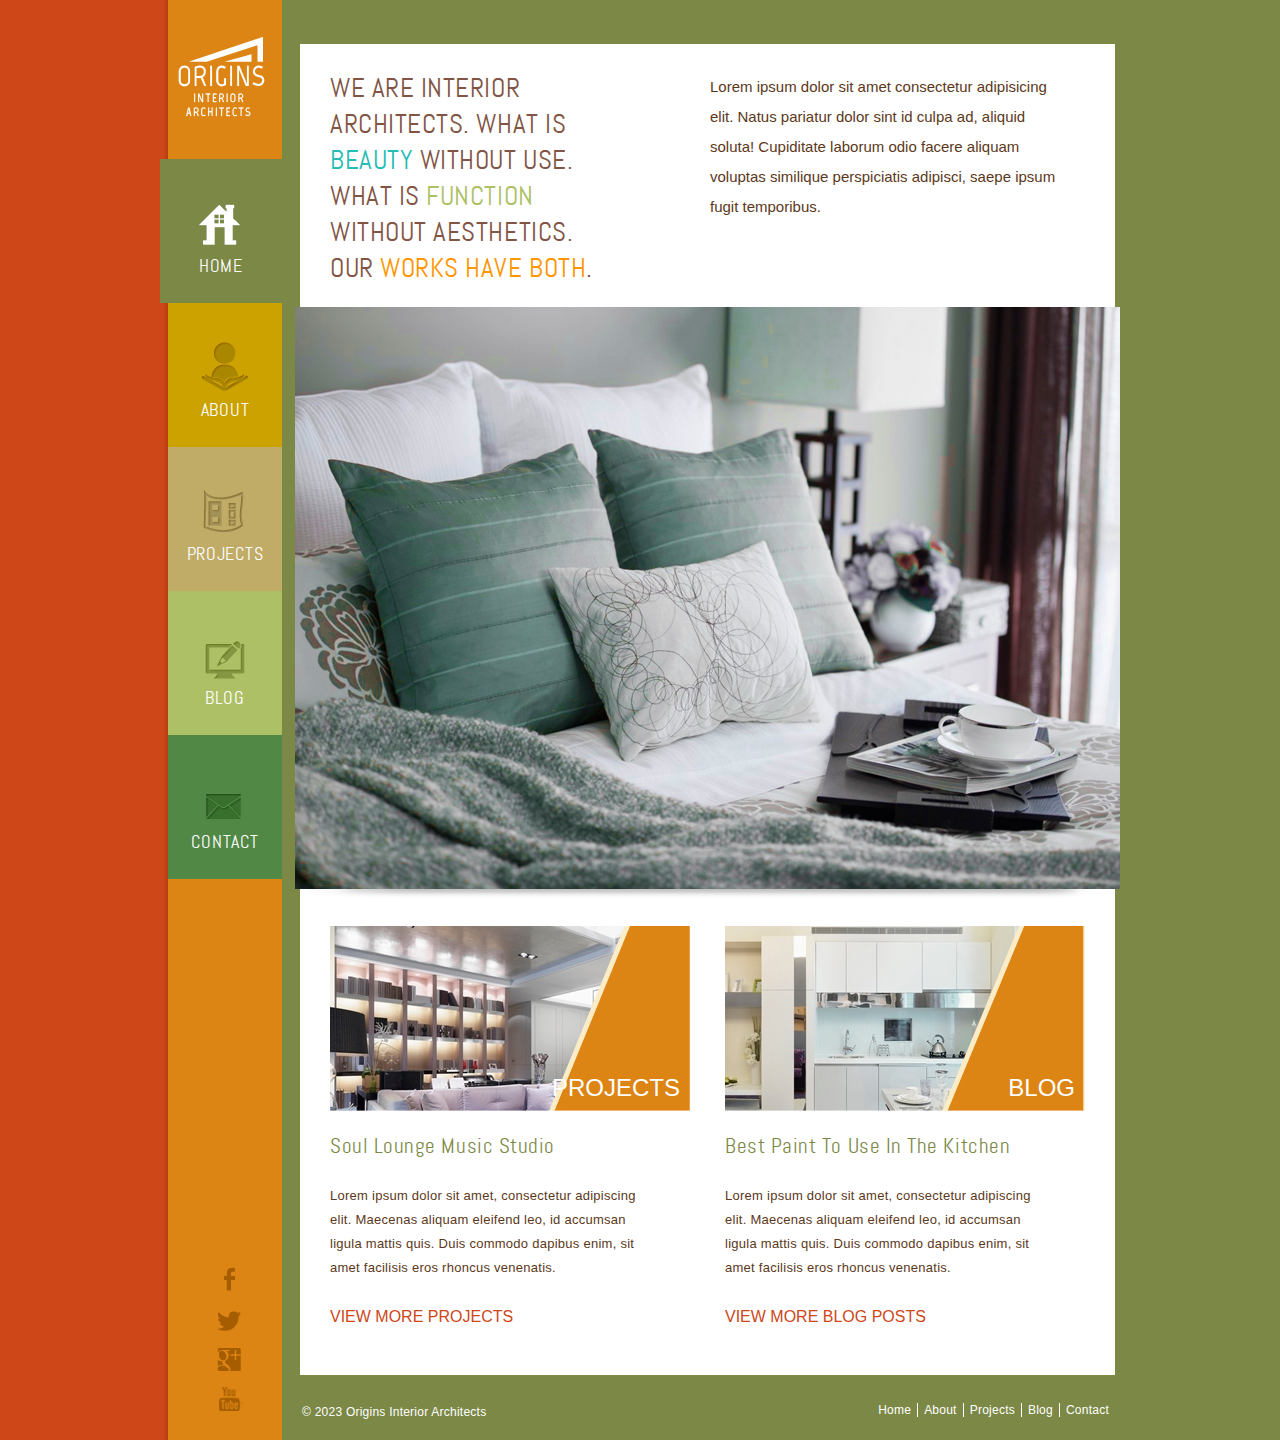
<file: index.html>
<!DOCTYPE html>
<html>

<head>
    <meta charset="UTF-8">
    <title>Origin Architects</title>
    <link rel="stylesheet" href="css/style.css" type="text/css">
    <link rel="import" href="./header.html">
</head>

<body>
    <div id="background-green">
        background
    </div>
    <div class="page">
        <div class="home-page">
            <div class="sidebar">
                <a href="index.html" id="logo"><img src="images/logo.png" alt="logo"></a>
                <ul>
                    <li class="selected home">
                        <a href="index.html">Home</a>
                    </li>
                    <li class="about">
                        <a href="about.html">About</a>
                    </li>
                    <li class="projects">
                        <a href="projects.html">Projects</a>
                    </li>
                    <li class="blog">
                        <a href="blog.html">Blog</a>
                    </li>
                    <li class="contact">
                        <a href="contact.html">Contact</a>
                    </li>
                </ul>
                <div class="connect">
                    <a href="#" id="fb">facebook</a>
                    <a href="#" id="twitter">twitter</a>
                    <a href="#" id="googleplus">google+</a>
                    <a href="#" id="youtube">youtube</a>
                </div>
            </div>
            <div class="body">
                <div class="content-home">
                    <div>
                        <h3>We are interior architects. What is <span class="beauty">beauty</span> without use. What is <span class="function">function</span> without aesthetics. our <span class="works">works have both</span>.</h3>
                        <p>
                            Lorem ipsum dolor sit amet consectetur adipisicing elit. Natus pariatur dolor sint id culpa ad, aliquid soluta! Cupiditate laborum odio facere aliquam voluptas similique perspiciatis adipisci, saepe ipsum fugit temporibus.
                        </p>
                    </div>
                    <div class="featured">
                        <img src="images/bed.jpg" alt="">
                    </div>
                    <div>
                        <ul>
                            <li>
                                <a href="projects.html"><img src="images/bg-projects.jpg" alt=""></a>
                                <h4><a href="projects.html">Projects</a></h4>
                                <h3><a href="projects.html">Soul Lounge Music Studio</a></h3>
                                <p>
                                    Lorem ipsum dolor sit amet, consectetur adipiscing elit. Maecenas aliquam eleifend leo, id accumsan ligula mattis quis. Duis commodo dapibus enim, sit amet facilisis eros rhoncus venenatis.
                                </p>
                                <a href="projects.html">View More Projects</a>
                            </li>
                            <li>
                                <a href="blog.html"><img src="images/bg-blog.jpg" alt=""></a>
                                <h4><a href="blog.html">Blog</a></h4>
                                <h3><a href="blog.html">Best Paint To Use In The Kitchen</a></h3>
                                <p>
                                    Lorem ipsum dolor sit amet, consectetur adipiscing elit. Maecenas aliquam eleifend leo, id accumsan ligula mattis quis. Duis commodo dapibus enim, sit amet facilisis eros rhoncus venenatis.
                                </p>
                                <a href="blog.html">View More Blog Posts</a>
                            </li>
                        </ul>
                    </div>
                </div>
                <div class="footer">
                    <p>
                        &#169; 2023 Origins Interior Architects
                    </p>
                    <ul>
                        <li>
                            <a href="index.html">Home</a>
                        </li>
                        <li>
                            <a href="about.html">About</a>
                        </li>
                        <li>
                            <a href="projects.html">Projects</a>
                        </li>
                        <li>
                            <a href="blog.html">Blog</a>
                        </li>
                        <li>
                            <a href="contact.html">Contact</a>
                        </li>
                    </ul>
                </div>
            </div>
        </div>
    </div>

    <script src="./js/script.js"></script>

</body>

</html>
</file>
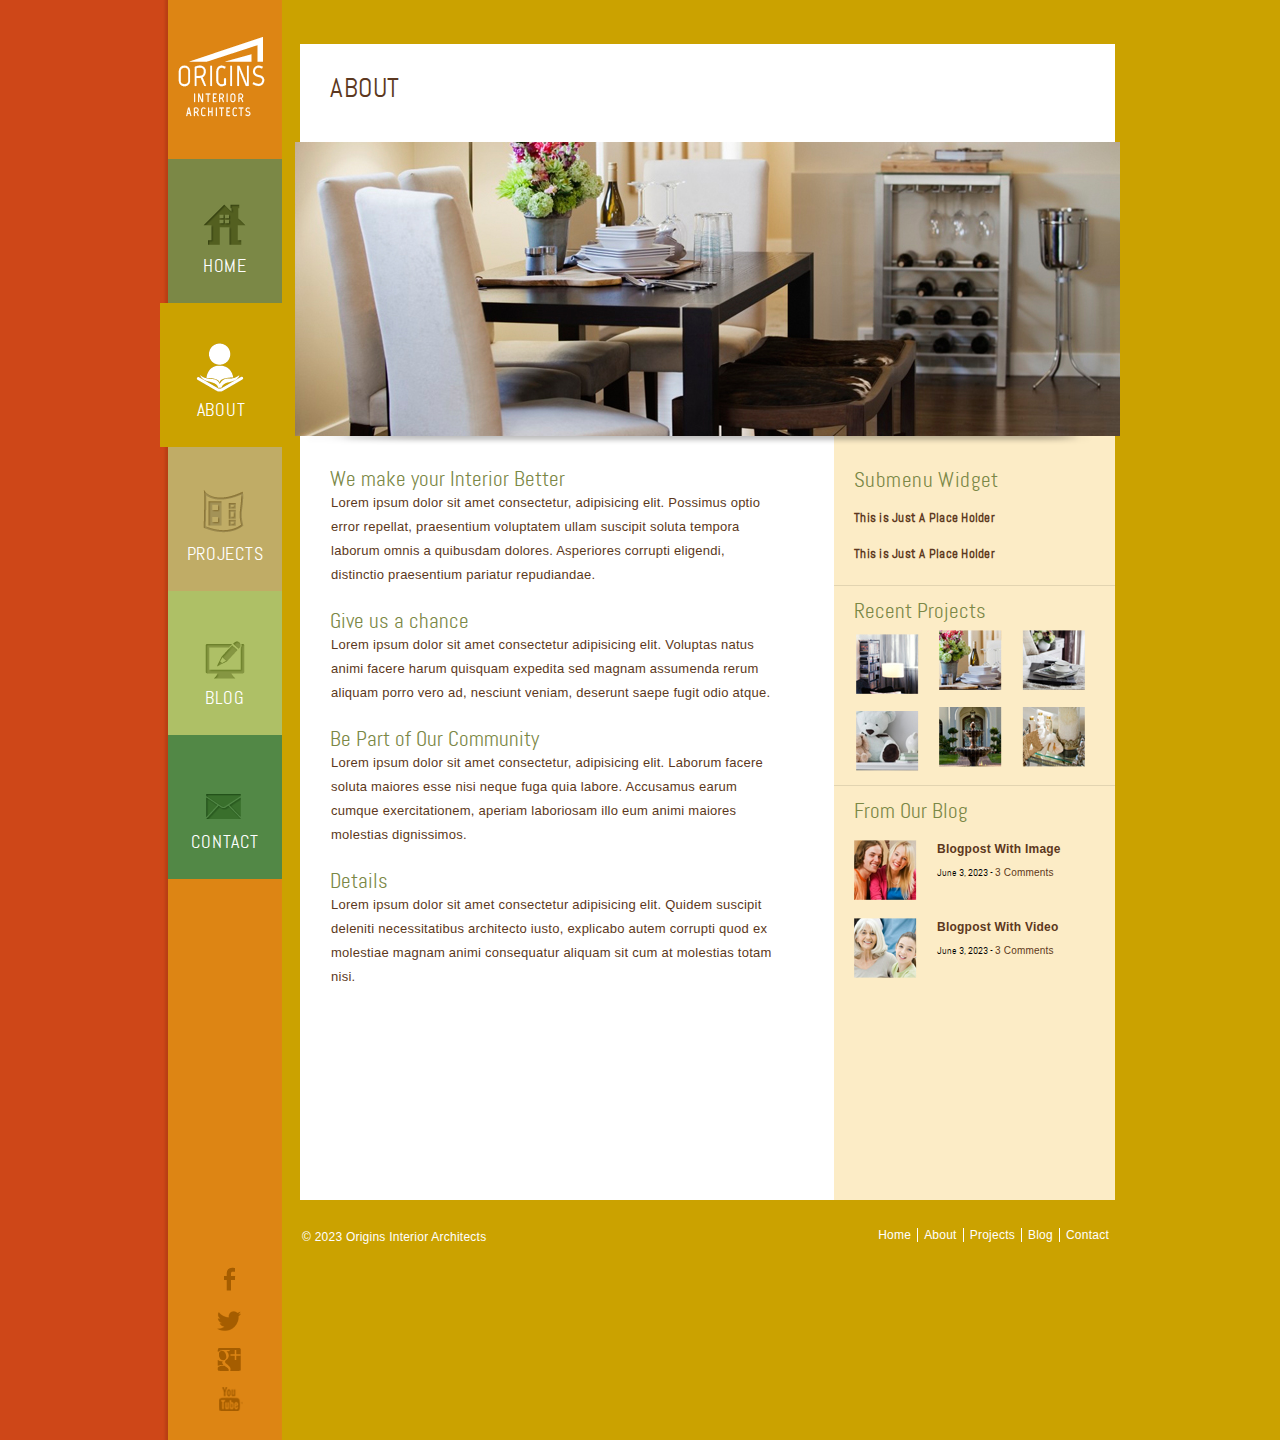
<file: about.html>
<!DOCTYPE html>
<html>

<head>
    <meta charset="UTF-8">
    <title>About - Origin Architects</title>
    <link rel="stylesheet" href="css/style.css" type="text/css">
</head>

<body>
    <div id="background-yellow">
        background
    </div>
    <div class="page">
        <div class="about-page">
            <div class="sidebar">
                <a href="index.html" id="logo"><img src="images/logo.png" alt="logo"></a>
                <ul>
                    <li class="home">
                        <a href="index.html">Home</a>
                    </li>
                    <li class="selected about">
                        <a href="about.html">About</a>
                    </li>
                    <li class="projects">
                        <a href="projects.html">Projects</a>
                    </li>
                    <li class="blog">
                        <a href="blog.html">Blog</a>
                    </li>
                    <li class="contact">
                        <a href="contact.html">Contact</a>
                    </li>
                </ul>
                <div class="connect">
                    <a href="http://freewebsitetemplates.com/go/facebook/" id="fb">facebook</a> <a href="http://freewebsitetemplates.com/go/twitter/" id="twitter">twitter</a> <a href="http://freewebsitetemplates.com/go/googleplus/" id="googleplus">google+</a>                    <a href="http://freewebsitetemplates.com/go/youtube/" id="youtube">youtube</a>
                </div>
            </div>
            <div class="body">
                <div class="content-about">
                    <div>
                        <h3>About</h3>
                    </div>
                    <div class="featured">
                        <img src="images/dining-room.jpg" alt="">
                    </div>
                    <div>
                        <div>
                            <h1>We make your Interior Better</h1>
                            <p>
                                Lorem ipsum dolor sit amet consectetur, adipisicing elit. Possimus optio error repellat, praesentium voluptatem ullam suscipit soluta tempora laborum omnis a quibusdam dolores. Asperiores corrupti eligendi, distinctio praesentium pariatur repudiandae.
                            </p>
                            <h1>Give us a chance</h1>
                            <p>
                                Lorem ipsum dolor sit amet consectetur adipisicing elit. Voluptas natus animi facere harum quisquam expedita sed magnam assumenda rerum aliquam porro vero ad, nesciunt veniam, deserunt saepe fugit odio atque.
                            </p>
                            <h1>Be Part of Our Community</h1>
                            <p>
                                Lorem ipsum dolor sit amet consectetur, adipisicing elit. Laborum facere soluta maiores esse nisi neque fuga quia labore. Accusamus earum cumque exercitationem, aperiam laboriosam illo eum animi maiores molestias dignissimos.
                            </p>
                            <h1>Details</h1>
                            <p>
                                Lorem ipsum dolor sit amet consectetur adipisicing elit. Quidem suscipit deleniti necessitatibus architecto iusto, explicabo autem corrupti quod ex molestiae magnam animi consequatur aliquam sit cum at molestias totam nisi.
                            </p>
                        </div>
                        <div class="sidebar">
                            <div>
                                <h3>Submenu Widget</h3>
                                <a href="#">This is Just A Place Holder</a> <a href="#">This is Just A Place Holder</a>
                            </div>
                            <div>
                                <h3>Recent Projects</h3>
                                <ul>
                                    <li>
                                        <a href="projects.html"><img src="images/recent-project-thumb1.jpg" alt=""></a>
                                    </li>
                                    <li>
                                        <a href="projects.html"><img src="images/recent-project-thumb2.jpg" alt=""></a>
                                    </li>
                                    <li>
                                        <a href="projects.html"><img src="images/recent-project-thumb3.jpg" alt=""></a>
                                    </li>
                                </ul>
                                <ul>
                                    <li>
                                        <a href="projects.html"><img src="images/recent-project-thumb4.jpg" alt=""></a>
                                    </li>
                                    <li>
                                        <a href="projects.html"><img src="images/recent-project-thumb5.jpg" alt=""></a>
                                    </li>
                                    <li>
                                        <a href="projects.html"><img src="images/recent-project-thumb6.jpg" alt=""></a>
                                    </li>
                                </ul>
                            </div>
                            <div class="section">
                                <h3>From Our Blog</h3>
                                <ul>
                                    <li>
                                        <a href="blog-single-with-image.html"><img src="images/blog-thumb1.jpg" alt=""></a> <a href="blog-single-with-image.html">Blogpost With Image</a> <span>June 3, 2023 - <a href="blog-single-with-image.html">3 Comments</a></span>
                                    </li>
                                    <li>
                                        <a href="blog.html"><img src="images/blog-thumb2.jpg" alt=""></a> <a href="blog.html">Blogpost With Video</a> <span>June 3, 2023 - <a href="blog.html">3 Comments</a></span>
                                    </li>
                                </ul>
                            </div>
                        </div>
                    </div>
                </div>
                <div class="footer">
                    <p>
                        &#169; 2023 Origins Interior Architects
                    </p>
                    <ul>
                        <li>
                            <a href="index.html">Home</a>
                        </li>
                        <li>
                            <a href="about.html">About</a>
                        </li>
                        <li>
                            <a href="projects.html">Projects</a>
                        </li>
                        <li>
                            <a href="blog.html">Blog</a>
                        </li>
                        <li>
                            <a href="contact.html">Contact</a>
                        </li>
                    </ul>
                </div>
            </div>
        </div>
    </div>
</body>

</html>
</file>
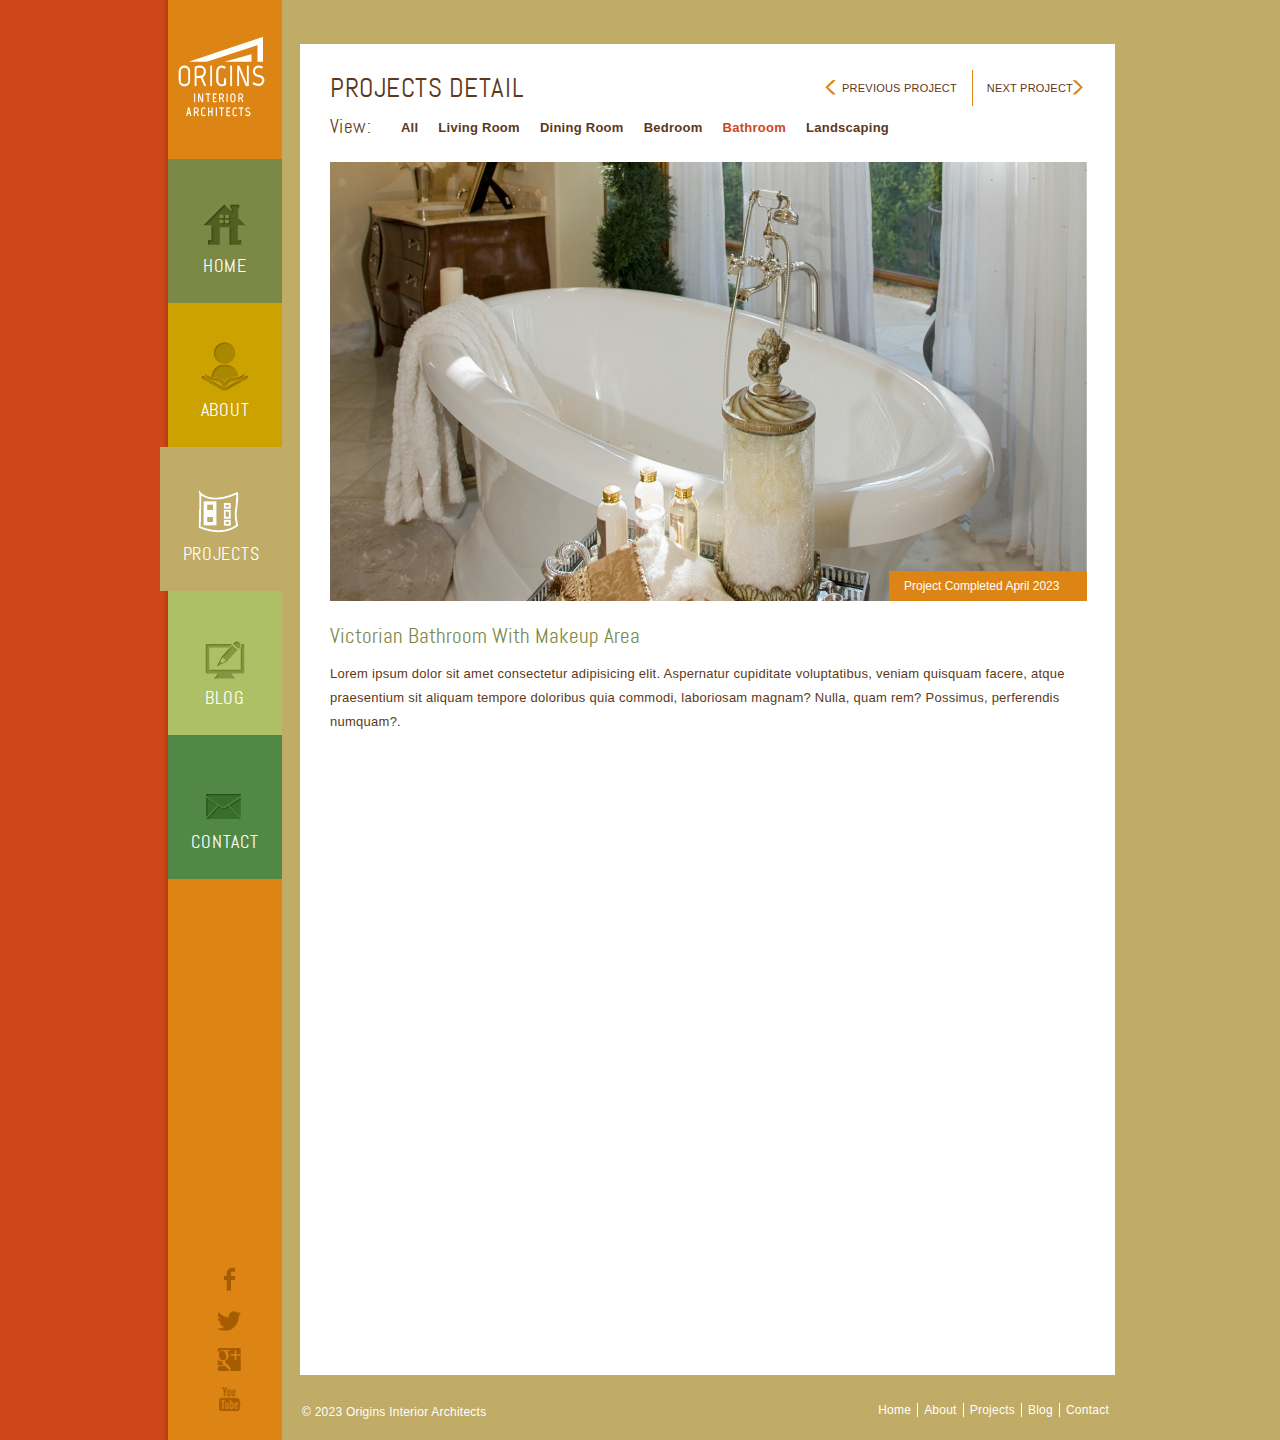
<file: bathroom.html>
<!DOCTYPE html>
<html>

<head>
    <meta charset="UTF-8">
    <title>Projects - Origin Architects</title>
    <link rel="stylesheet" href="css/style.css" type="text/css">
</head>

<body>
    <div id="background-lightyellow">
        background
    </div>
    <div class="page">
        <div class="project-page">
            <div class="sidebar">
                <a href="index.html" id="logo"><img src="images/logo.png" alt="logo"></a>
                <ul>
                    <li class="home">
                        <a href="index.html">Home</a>
                    </li>
                    <li class="about">
                        <a href="about.html">About</a>
                    </li>
                    <li class="selected projects">
                        <a href="projects.html">Projects</a>
                    </li>
                    <li class="blog">
                        <a href="blog.html">Blog</a>
                    </li>
                    <li class="contact">
                        <a href="contact.html">Contact</a>
                    </li>
                </ul>
                <div class="connect">
                    <a href="#" id="fb">facebook</a>
                    <a href="#" id="twitter">twitter</a>
                    <a href="#" id="googleplus">google+</a>
                    <a href="#" id="youtube">youtube</a>
                </div>
            </div>
            <div class="body">
                <div class="content-project">
                    <div>
                        <h3>Projects Detail</h3>
                        <div class="navigation">
                            <a href="#" id="prev">Previous Project</a> <a href="#" id="next">Next Project</a>
                        </div>
                    </div>
                    <div class="navigation">
                        <span>View:</span>
                        <ul>
                            <li>
                                <a href="projects.html">All</a>
                            </li>
                            <li>
                                <a href="living-room.html">Living Room</a>
                            </li>
                            <li>
                                <a href="dining-room.html">Dining Room</a>
                            </li>
                            <li>
                                <a href="toned-bedroom.html">Bedroom</a>
                            </li>
                            <li class="selected">
                                <a href="bathroom.html">Bathroom</a>
                            </li>
                            <li>
                                <a href="landscaping.html">Landscaping</a>
                            </li>
                        </ul>
                    </div>
                    <div class="figure">
                        <img src="images/bathtub.jpg" alt=""> <span>Project Completed April 2023</span>
                        <div>
                            <h3>Victorian Bathroom With Makeup Area</h3>
                            <p>
                                Lorem ipsum dolor sit amet consectetur adipisicing elit. Aspernatur cupiditate voluptatibus, veniam quisquam facere, atque praesentium sit aliquam tempore doloribus quia commodi, laboriosam magnam? Nulla, quam rem? Possimus, perferendis numquam?</a>.
                            </p>
                        </div>
                    </div>
                </div>
                <div class="footer">
                    <p>
                        &#169; 2023 Origins Interior Architects
                    </p>
                    <ul>
                        <li>
                            <a href="index.html">Home</a>
                        </li>
                        <li>
                            <a href="about.html">About</a>
                        </li>
                        <li>
                            <a href="projects.html">Projects</a>
                        </li>
                        <li>
                            <a href="blog.html">Blog</a>
                        </li>
                        <li>
                            <a href="contact.html">Contact</a>
                        </li>
                    </ul>
                </div>
            </div>
        </div>
    </div>
</body>

</html>
</file>
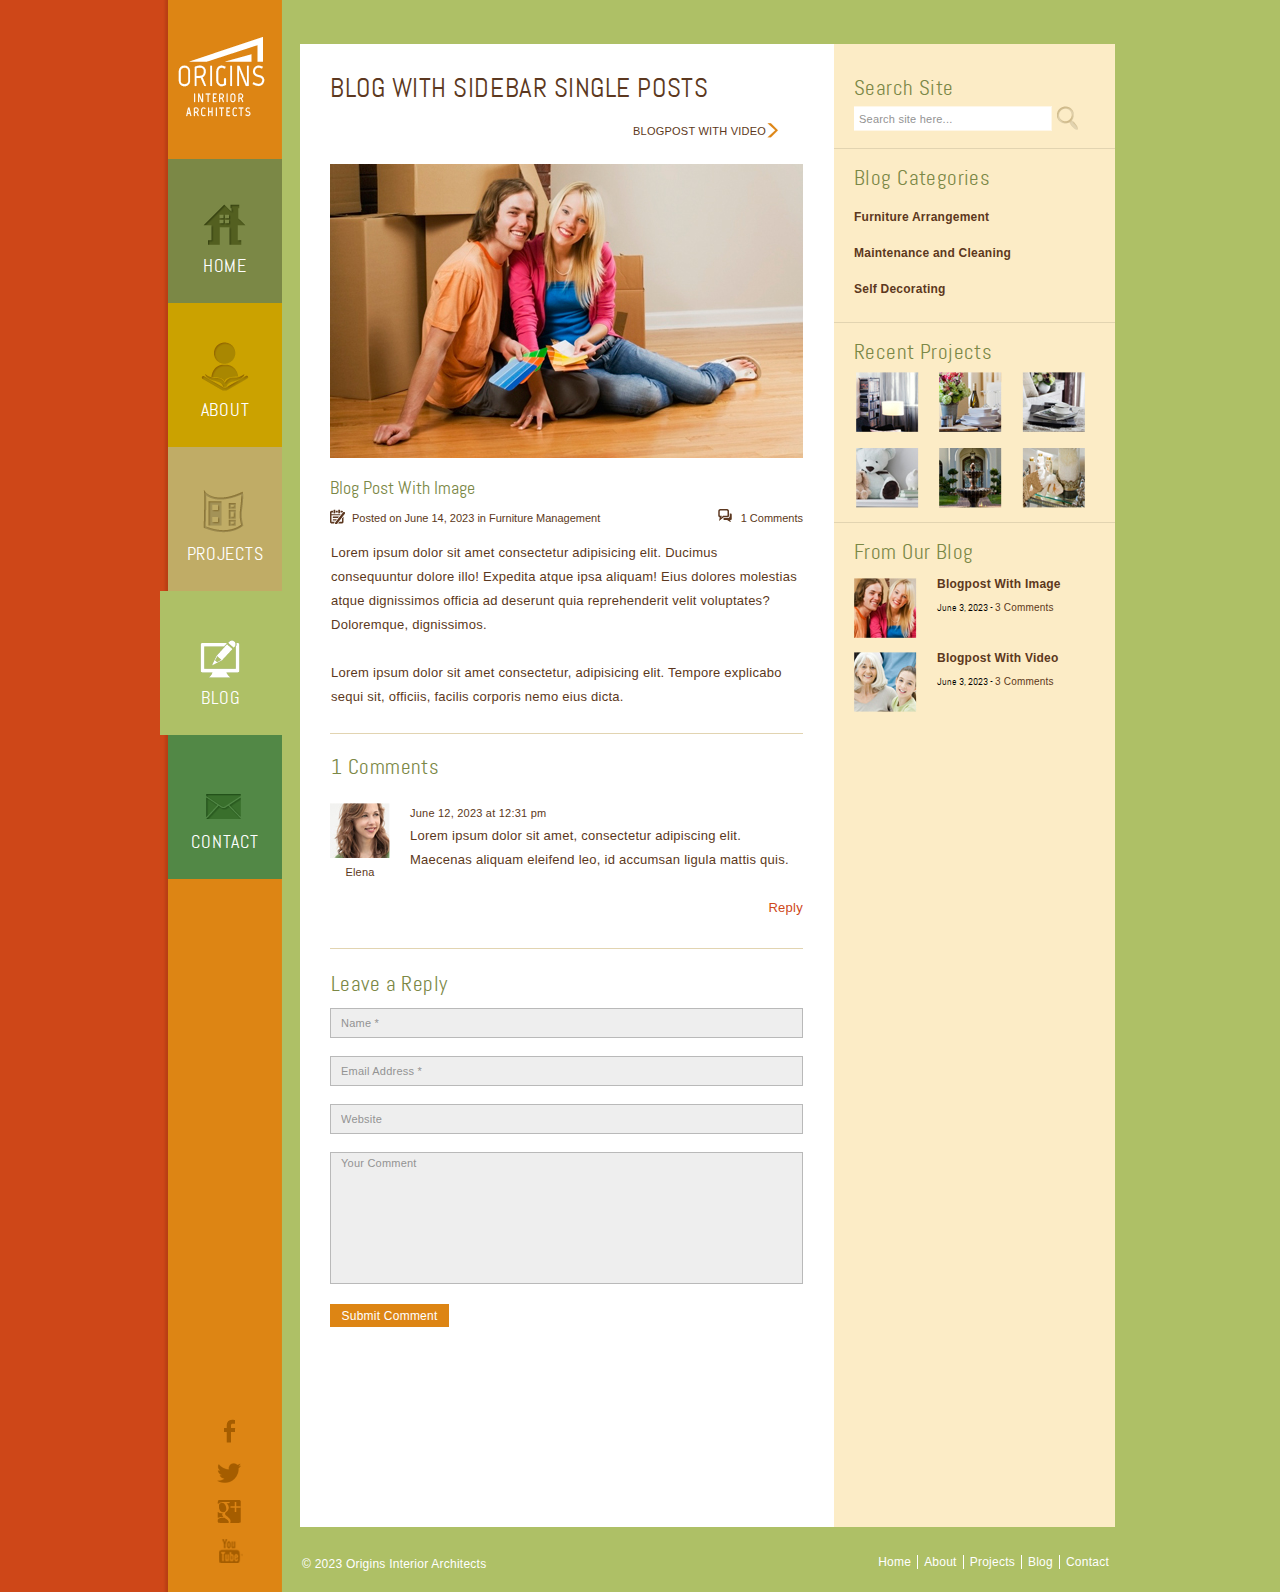
<file: blog-single-with-image.html>
<!DOCTYPE html>
<html>
<head>
	<meta charset="UTF-8">
	<title>Blog - Origin Architects </title>
	<link rel="stylesheet" href="css/style.css" type="text/css">
</head>
<body>
	<div id="background-lightgreen">
		background
	</div>
	<div class="page">
		<div class="blog-page">
			<div class="sidebar">
				<a href="index.html" id="logo"><img src="images/logo.png" alt="logo"></a>
				<ul>
					<li class="home">
						<a href="index.html">Home</a>
					</li>
					<li class="about">
						<a href="about.html">About</a>
					</li>
					<li class="projects">
						<a href="projects.html">Projects</a>
					</li>
					<li class="selected blog">
						<a href="blog.html">Blog</a>
					</li>
					<li class="contact">
						<a href="contact.html">Contact</a>
					</li>
				</ul>
				<div class="connect">
					<a href="#" id="fb">facebook</a> 
					<a href="#" id="twitter">twitter</a> 
					<a href="#" id="googleplus">google+</a> 
					<a href="#/" id="youtube">youtube</a>
				</div>
			</div>
			<div class="body">
				<div class="content-blog-single">
					<div>
						<div>
							<h3>Blog With Sidebar Single Posts</h3>
							<div class="paging">
								<a href="blog-single-with-video.html" class="next">Blogpost With Video</a>
							</div>
							<ul>
								<li>
									<img src="images/girl-and-boy.jpg" alt="">
									<h4>Blog Post With Image</h4>
									<div>
										<span>Posted on <a href="#">June 14, 2023</a> in <a href="#">Furniture Management</a></span> <span><a href="#">1 Comments</a></span>
									</div>
									<p>
										Lorem ipsum dolor sit amet consectetur adipisicing elit. Ducimus consequuntur dolore illo! Expedita atque ipsa aliquam! Eius dolores molestias atque dignissimos officia ad deserunt quia reprehenderit velit voluptates? Doloremque, dignissimos.
									</p>
									<p>
										Lorem ipsum dolor sit amet consectetur, adipisicing elit. Tempore explicabo sequi sit, officiis, facilis corporis nemo eius dicta.
									</p>
									<div class="section">
										<div>
											<h4>1 Comments</h4>
											<div>
												<img src="images/comment-thumb1.jpg" alt=""> <span>Elena</span>
											</div>
											<span>June 12, 2023 at 12:31 pm</span>
											<p>
												Lorem ipsum dolor sit amet, consectetur adipiscing elit. Maecenas aliquam eleifend leo, id accumsan ligula mattis quis.
											</p>
											<a href="#">Reply</a>
											<form action="index.html">
												<h4>Leave a Reply</h4>
												<input type="text" value="Name *" onblur="this.value=!this.value?'Name *':this.value;" onfocus="this.select()" onclick="this.value='';">
												<input type="text" value="Email Address *" onblur="this.value=!this.value?'Email Address *':this.value;" onfocus="this.select()" onclick="this.value='';">
												<input type="text" value="Website" onblur="this.value=!this.value?'Website *':this.value;" onfocus="this.select()" onclick="this.value='';">
												<textarea name="comment" id="comment" cols="30" rows="10" onblur="this.value=!this.value?'Your Comment':this.value;" onfocus="this.select()" onclick="this.value='';">Your Comment</textarea>
												<input type="submit" id="submit" value="Submit Comment">
											</form>
										</div>
									</div>
								</li>
							</ul>
						</div>
						<div class="sidebar">
							<div>
								<h3>Search Site</h3>
								<form action="index.html">
									<input type="text" value="Search site here..." onblur="this.value=!this.value?'Search site here...':this.value;" onfocus="this.select()" onclick="this.value='';">
									<input type="submit" value="">
								</form>
							</div>
							<div class="blog-categories">
								<h3>Blog Categories</h3>
								<ul>
									<li>
										<a href="#">Furniture Arrangement</a>
									</li>
									<li>
										<a href="#">Maintenance and Cleaning</a>
									</li>
									<li>
										<a href="#">Self Decorating</a>
									</li>
								</ul>
							</div>
							<div>
								<h3>Recent Projects</h3>
								<ul>
									<li>
										<a href="projects.html"><img src="images/recent-project-thumb1.jpg" alt=""></a>
									</li>
									<li>
										<a href="projects.html"><img src="images/recent-project-thumb2.jpg" alt=""></a>
									</li>
									<li>
										<a href="projects.html"><img src="images/recent-project-thumb3.jpg" alt=""></a>
									</li>
								</ul>
								<ul>
									<li>
										<a href="projects.html"><img src="images/recent-project-thumb4.jpg" alt=""></a>
									</li>
									<li>
										<a href="projects.html"><img src="images/recent-project-thumb5.jpg" alt=""></a>
									</li>
									<li>
										<a href="projects.html"><img src="images/recent-project-thumb6.jpg" alt=""></a>
									</li>
								</ul>
							</div>
							<div class="section">
								<h3>From Our Blog</h3>
								<ul>
									<li>
										<a href="blog.html"><img src="images/blog-thumb1.jpg" alt=""></a> <a href="blog.html">Blogpost With Image</a> <span>June 3, 2023 - <a href="#">3 Comments</a></span>
									</li>
									<li>
										<a href="blog.html"><img src="images/blog-thumb2.jpg" alt=""></a> <a href="blog.html">Blogpost With Video</a> <span>June 3, 2023 - <a href="#">3 Comments</a></span>
									</li>
								</ul>
							</div>
						</div>
					</div>
				</div>
				<div class="footer">
					<p>
						&#169; 2023 Origins Interior Architects
					</p>
					<ul>
						<li>
							<a href="index.html">Home</a>
						</li>
						<li>
							<a href="about.html">About</a>
						</li>
						<li>
							<a href="projects.html">Projects</a>
						</li>
						<li>
							<a href="blog.html">Blog</a>
						</li>
						<li>
							<a href="contact.html">Contact</a>
						</li>
					</ul>
				</div>
			</div>
		</div>
	</div>
</body>
</html>
</file>
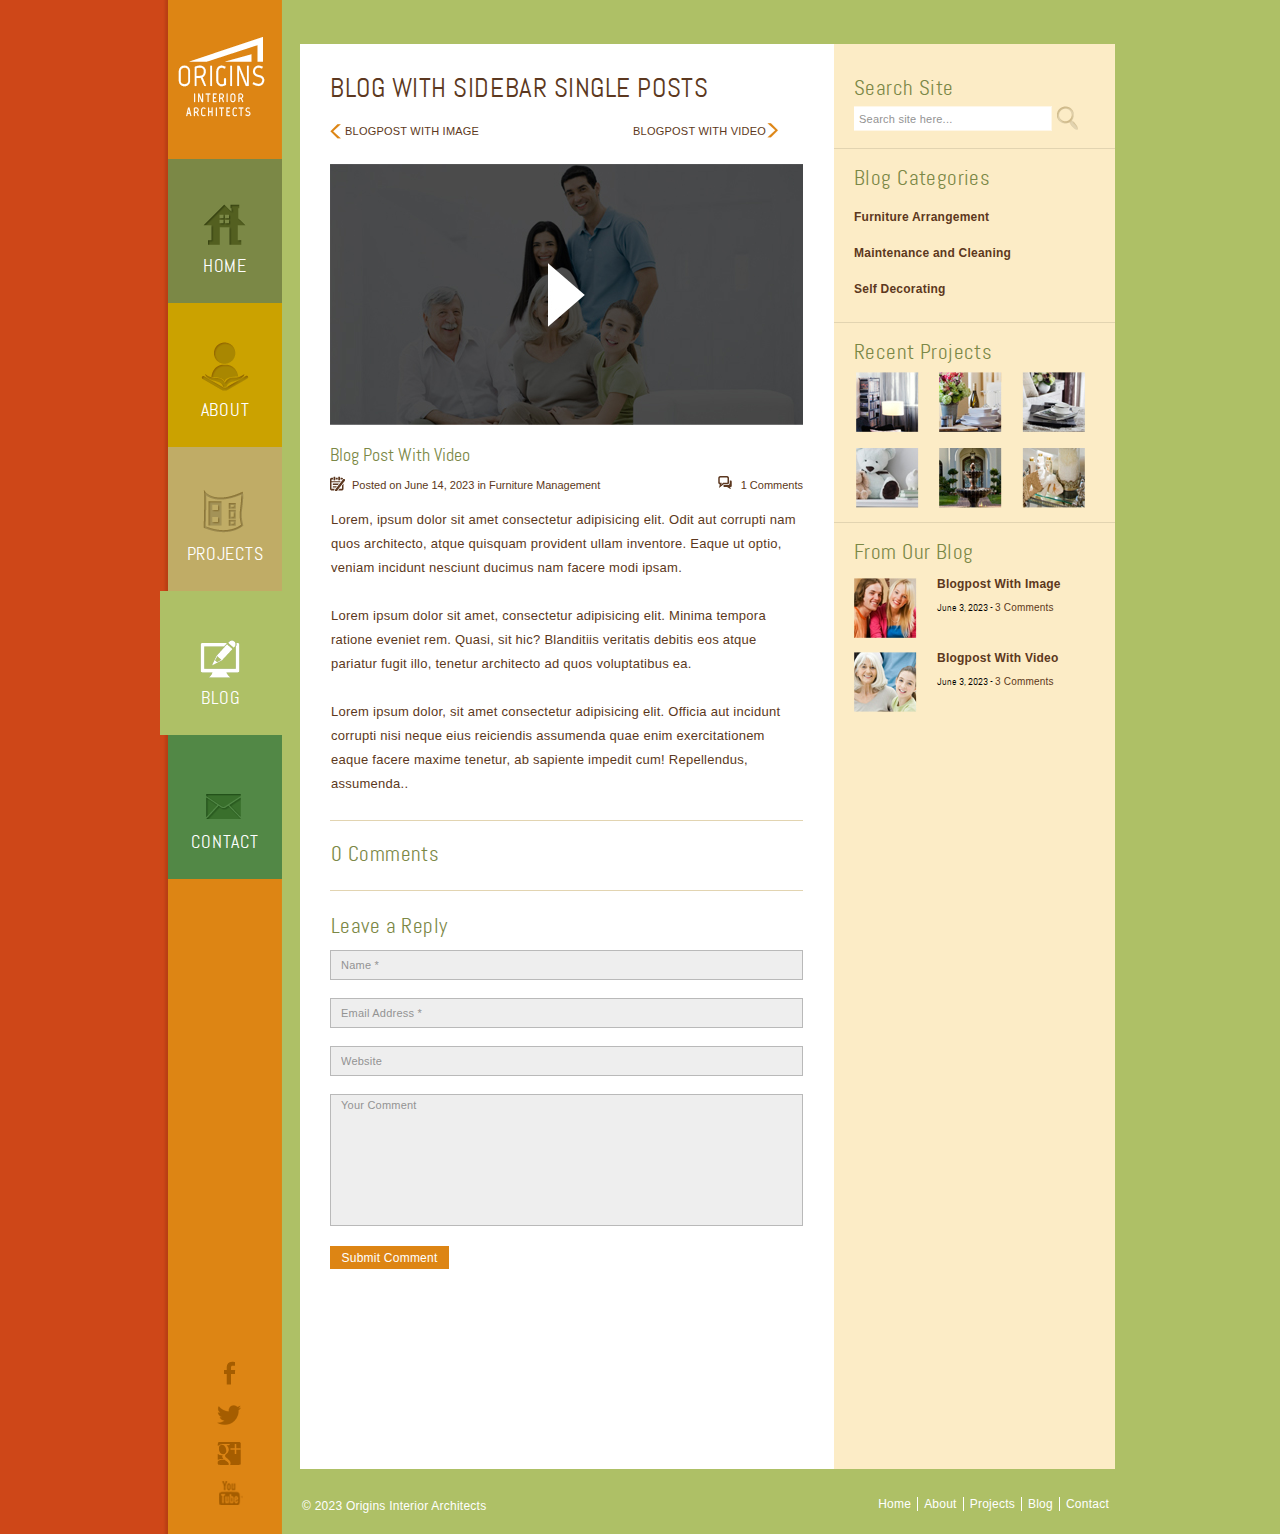
<file: blog-single-with-video.html>
<!DOCTYPE html>
<html>

<head>
    <meta charset="UTF-8">
    <title>Blog - Origin Architects </title>
    <link rel="stylesheet" href="css/style.css" type="text/css">
</head>

<body>
    <div id="background-lightgreen">
        background
    </div>
    <div class="page">
        <div class="blog-page">
            <div class="sidebar">
                <a href="index.html" id="logo"><img src="images/logo.png" alt="logo"></a>
                <ul>
                    <li class="home">
                        <a href="index.html">Home</a>
                    </li>
                    <li class="about">
                        <a href="about.html">About</a>
                    </li>
                    <li class="projects">
                        <a href="projects.html">Projects</a>
                    </li>
                    <li class="selected blog">
                        <a href="blog.html">Blog</a>
                    </li>
                    <li class="contact">
                        <a href="contact.html">Contact</a>
                    </li>
                </ul>
                <div class="connect">
                    <a href="#" id="fb">facebook</a>
                    <a href="#" id="twitter">twitter</a>
                    <a href="#" id="googleplus">google+</a>
                    <a href="#" id="youtube">youtube</a>
                </div>
            </div>
            <div class="body">
                <div class="content-blog-single">
                    <div>
                        <div>
                            <h3>Blog With Sidebar Single Posts</h3>
                            <div class="paging">
                                <a href="blog-single-with-image.html" class="prev">Blogpost With Image</a> <a href="blog-single-with-image.html" class="next">Blogpost With Video</a>
                            </div>
                            <ul>
                                <li>
                                    <img src="images/video-image.jpg" alt="">
                                    <h4>Blog Post With Video</h4>
                                    <div>
                                        <span>Posted on <a href="#">June 14, 2023</a> in <a href="#">Furniture Management</a></span> <span><a href="#">1 Comments</a></span>
                                    </div>
                                    <p>
                                        Lorem, ipsum dolor sit amet consectetur adipisicing elit. Odit aut corrupti nam quos architecto, atque quisquam provident ullam inventore. Eaque ut optio, veniam incidunt nesciunt ducimus nam facere modi ipsam.
                                    </p>
                                    <p>
                                        Lorem ipsum dolor sit amet, consectetur adipisicing elit. Minima tempora ratione eveniet rem. Quasi, sit hic? Blanditiis veritatis debitis eos atque pariatur fugit illo, tenetur architecto ad quos voluptatibus ea.
                                    </p>
                                    <p>
                                        Lorem ipsum dolor, sit amet consectetur adipisicing elit. Officia aut incidunt corrupti nisi neque eius reiciendis assumenda quae enim exercitationem eaque facere maxime tenetur, ab sapiente impedit cum! Repellendus, assumenda.</a>.
                                    </p>
                                    <div class="section">
                                        <div>
                                            <h4>0 Comments</h4>
                                            <form action="index.html">
                                                <h4>Leave a Reply</h4>
                                                <input type="text" value="Name *" onblur="this.value=!this.value?'Name *':this.value;" onfocus="this.select()" onclick="this.value='';">
                                                <input type="text" value="Email Address *" onblur="this.value=!this.value?'Email Address *':this.value;" onfocus="this.select()" onclick="this.value='';">
                                                <input type="text" value="Website" onblur="this.value=!this.value?'Website *':this.value;" onfocus="this.select()" onclick="this.value='';">
                                                <textarea name="comment" id="comment" cols="30" rows="10" onblur="this.value=!this.value?'Your Comment':this.value;" onfocus="this.select()" onclick="this.value='';">Your Comment</textarea>
                                                <input type="submit" id="submit" value="Submit Comment">
                                            </form>
                                        </div>
                                    </div>
                                </li>
                            </ul>
                        </div>
                        <div class="sidebar">
                            <div>
                                <h3>Search Site</h3>
                                <form action="index.html">
                                    <input type="text" value="Search site here..." onblur="this.value=!this.value?'Search site here...':this.value;" onfocus="this.select()" onclick="this.value='';">
                                    <input type="submit" value="">
                                </form>
                            </div>
                            <div class="blog-categories">
                                <h3>Blog Categories</h3>
                                <ul>
                                    <li>
                                        <a href="#">Furniture Arrangement</a>
                                    </li>
                                    <li>
                                        <a href="#">Maintenance and Cleaning</a>
                                    </li>
                                    <li>
                                        <a href="#">Self Decorating</a>
                                    </li>
                                </ul>
                            </div>
                            <div>
                                <h3>Recent Projects</h3>
                                <ul>
                                    <li>
                                        <a href="projects.html"><img src="images/recent-project-thumb1.jpg" alt=""></a>
                                    </li>
                                    <li>
                                        <a href="projects.html"><img src="images/recent-project-thumb2.jpg" alt=""></a>
                                    </li>
                                    <li>
                                        <a href="projects.html"><img src="images/recent-project-thumb3.jpg" alt=""></a>
                                    </li>
                                </ul>
                                <ul>
                                    <li>
                                        <a href="projects.html"><img src="images/recent-project-thumb4.jpg" alt=""></a>
                                    </li>
                                    <li>
                                        <a href="projects.html"><img src="images/recent-project-thumb5.jpg" alt=""></a>
                                    </li>
                                    <li>
                                        <a href="projects.html"><img src="images/recent-project-thumb6.jpg" alt=""></a>
                                    </li>
                                </ul>
                            </div>
                            <div class="section">
                                <h3>From Our Blog</h3>
                                <ul>
                                    <li>
                                        <a href="blog.html"><img src="images/blog-thumb1.jpg" alt=""></a> <a href="blog.html">Blogpost With Image</a> <span>June 3, 2023 - <a href="#">3 Comments</a></span>
                                    </li>
                                    <li>
                                        <a href="blog.html"><img src="images/blog-thumb2.jpg" alt=""></a> <a href="blog.html">Blogpost With Video</a> <span>June 3, 2023 - <a href="#">3 Comments</a></span>
                                    </li>
                                </ul>
                            </div>
                        </div>
                    </div>
                </div>
                <div class="footer">
                    <p>
                        &#169; 2023 Origins Interior Architects
                    </p>
                    <ul>
                        <li>
                            <a href="index.html">Home</a>
                        </li>
                        <li>
                            <a href="about.html">About</a>
                        </li>
                        <li>
                            <a href="projects.html">Projects</a>
                        </li>
                        <li>
                            <a href="blog.html">Blog</a>
                        </li>
                        <li>
                            <a href="contact.html">Contact</a>
                        </li>
                    </ul>
                </div>
            </div>
        </div>
    </div>
</body>

</html>
</file>
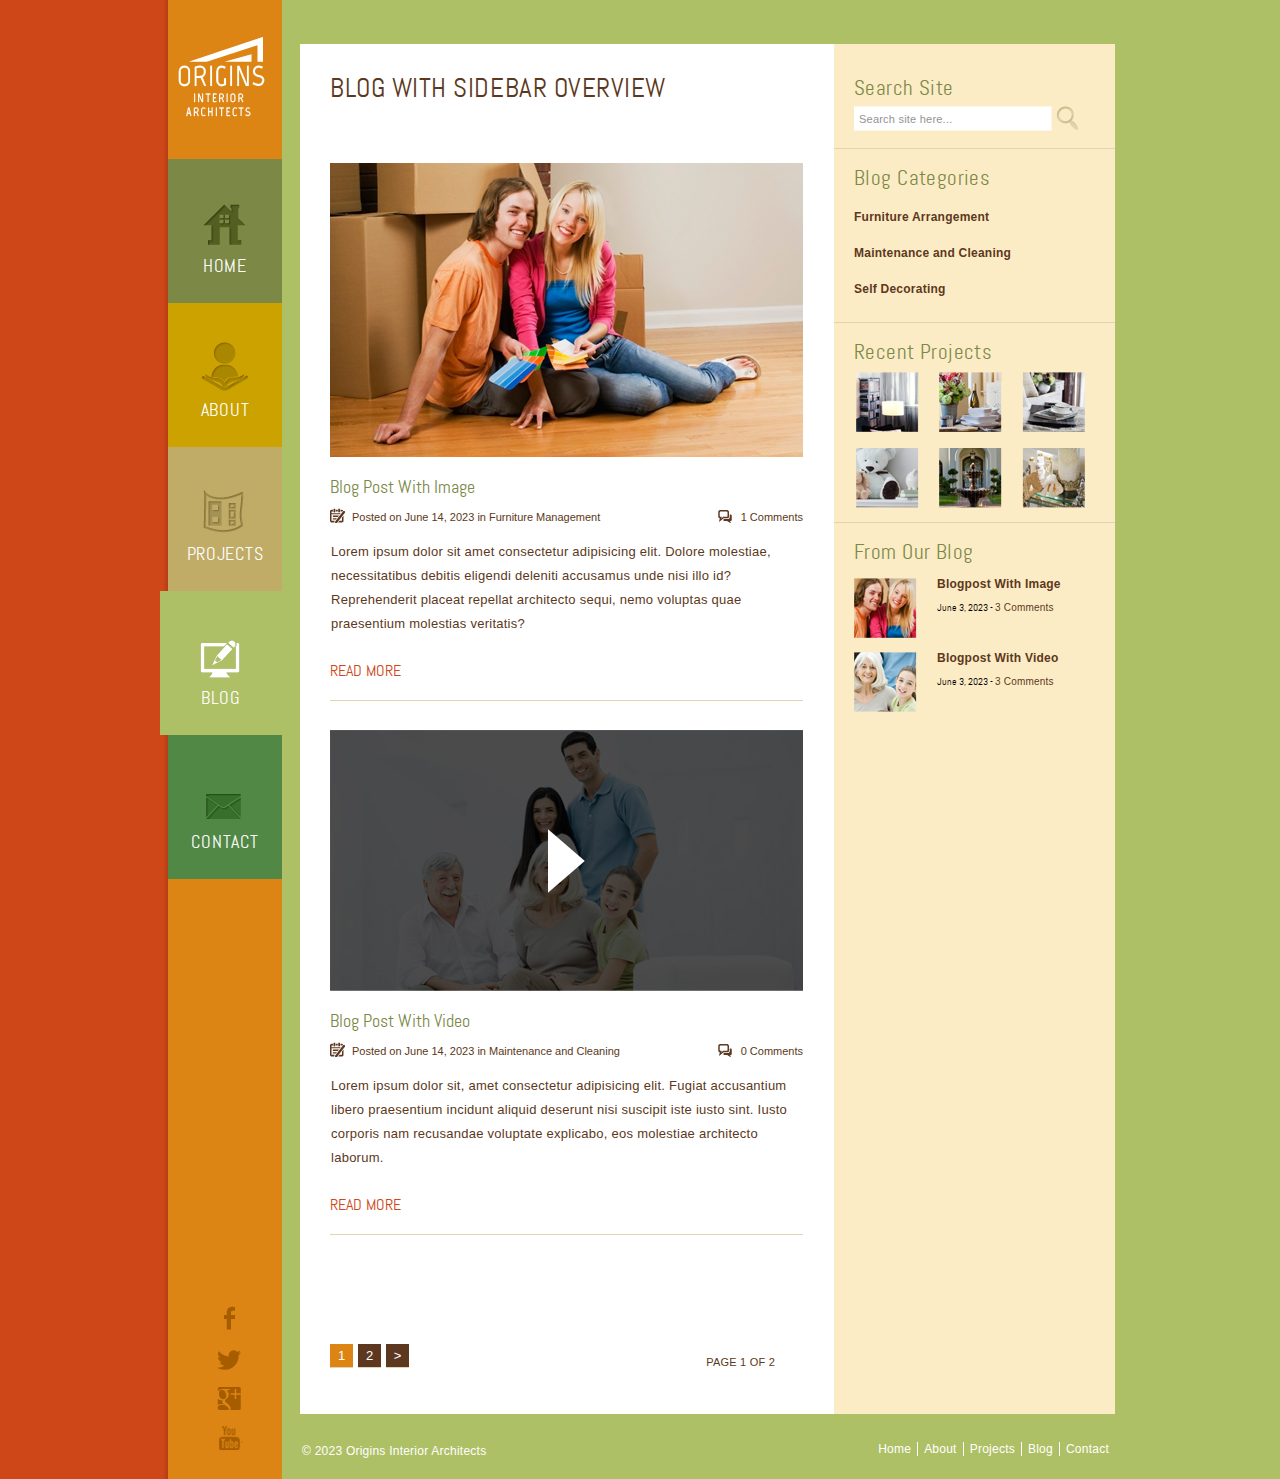
<file: blog.html>
<!DOCTYPE html>
<html>

<head>
    <meta charset="UTF-8">
    <title>Blog - Origin Architects</title>
    <link rel="stylesheet" href="css/style.css" type="text/css">
</head>

<body>
    <div id="background-lightgreen">
        background
    </div>
    <div class="page">
        <div class="blog-page">
            <div class="sidebar">
                <a href="index.html" id="logo"><img src="images/logo.png" alt="logo"></a>
                <ul>
                    <li class="home">
                        <a href="index.html">Home</a>
                    </li>
                    <li class="about">
                        <a href="about.html">About</a>
                    </li>
                    <li class="projects">
                        <a href="projects.html">Projects</a>
                    </li>
                    <li class="selected blog">
                        <a href="blog.html">Blog</a>
                    </li>
                    <li class="contact">
                        <a href="contact.html">Contact</a>
                    </li>
                </ul>
                <div class="connect">
                    <a href="#" id="fb">facebook</a>
                    <a href="#" id="twitter">twitter</a>
                    <a href="#" id="googleplus">google+</a>
                    <a href="#" id="youtube">youtube</a>
                </div>
            </div>
            <div class="body">
                <div class="content-blog">
                    <div>
                        <div>
                            <h3>Blog With Sidebar Overview</h3>
                            <ul>
                                <li>
                                    <a href="blog-single-with-image.html"><img src="images/girl-and-boy.jpg" alt=""></a>
                                    <h4><a href="blog-single-with-image.html">Blog Post With Image</a></h4>
                                    <div>
                                        <span>Posted on <a href="#">June 14, 2023</a> in <a href="#">Furniture Management</a></span> <span><a href="#">1 Comments</a></span>
                                    </div>
                                    <p>
                                        Lorem ipsum dolor sit amet consectetur adipisicing elit. Dolore molestiae, necessitatibus debitis eligendi deleniti accusamus unde nisi illo id? Reprehenderit placeat repellat architecto sequi, nemo voluptas quae praesentium molestias veritatis?
                                    </p>
                                    <a href="blog-single-with-image.html">Read More</a>
                                </li>
                                <li>
                                    <a href="blog-single-with-video.html"><img src="images/video-image.jpg" alt=""></a>
                                    <h4><a href="blog-single-with-video.html">Blog Post With Video</a></h4>
                                    <div>
                                        <span>Posted on <a href="#">June 14, 2023</a> in <a href="#">Maintenance and Cleaning</a></span> <span><a href="#">0 Comments</a></span>
                                    </div>
                                    <p>
                                        Lorem ipsum dolor sit, amet consectetur adipisicing elit. Fugiat accusantium libero praesentium incidunt aliquid deserunt nisi suscipit iste iusto sint. Iusto corporis nam recusandae voluptate explicabo, eos molestiae architecto laborum.
                                    </p>
                                    <a href="blog-single-with-video.html">Read More</a>
                                </li>
                            </ul>
                            <div class="paging">
                                <ul>
                                    <li class="selected">
                                        <a href="#">1</a>
                                    </li>
                                    <li>
                                        <a href="#">2</a>
                                    </li>
                                    <li>
                                        <a href="#">></a>
                                    </li>
                                </ul>
                                <span>Page 1 of 2</span>
                            </div>
                        </div>
                        <div class="sidebar">
                            <div>
                                <h3>Search Site</h3>
                                <form action="index.html">
                                    <input type="text" value="Search site here..." onblur="this.value=!this.value?'Search site here...':this.value;" onfocus="this.select()" onclick="this.value='';">
                                    <input type="submit" value="">
                                </form>
                            </div>
                            <div class="blog-categories">
                                <h3>Blog Categories</h3>
                                <ul>
                                    <li>
                                        <a href="#">Furniture Arrangement</a>
                                    </li>
                                    <li>
                                        <a href="#">Maintenance and Cleaning</a>
                                    </li>
                                    <li>
                                        <a href="#">Self Decorating</a>
                                    </li>
                                </ul>
                            </div>
                            <div>
                                <h3>Recent Projects</h3>
                                <ul>
                                    <li>
                                        <a href="projects.html"><img src="images/recent-project-thumb1.jpg" alt=""></a>
                                    </li>
                                    <li>
                                        <a href="projects.html"><img src="images/recent-project-thumb2.jpg" alt=""></a>
                                    </li>
                                    <li>
                                        <a href="projects.html"><img src="images/recent-project-thumb3.jpg" alt=""></a>
                                    </li>
                                </ul>
                                <ul>
                                    <li>
                                        <a href="projects.html"><img src="images/recent-project-thumb4.jpg" alt=""></a>
                                    </li>
                                    <li>
                                        <a href="projects.html"><img src="images/recent-project-thumb5.jpg" alt=""></a>
                                    </li>
                                    <li>
                                        <a href="projects.html"><img src="images/recent-project-thumb6.jpg" alt=""></a>
                                    </li>
                                </ul>
                            </div>
                            <div class="section">
                                <h3>From Our Blog</h3>
                                <ul>
                                    <li>
                                        <a href="blog.html"><img src="images/blog-thumb1.jpg" alt=""></a> <a href="blog.html">Blogpost With Image</a> <span>June 3, 2023 - <a href="#">3 Comments</a></span>
                                    </li>
                                    <li>
                                        <a href="blog.html"><img src="images/blog-thumb2.jpg" alt=""></a> <a href="blog.html">Blogpost With Video</a> <span>June 3, 2023 - <a href="#">3 Comments</a></span>
                                    </li>
                                </ul>
                            </div>
                        </div>
                    </div>
                </div>
                <div class="footer">
                    <p>
                        &#169; 2023 Origins Interior Architects
                    </p>
                    <ul>
                        <li>
                            <a href="index.html">Home</a>
                        </li>
                        <li>
                            <a href="about.html">About</a>
                        </li>
                        <li>
                            <a href="projects.html">Projects</a>
                        </li>
                        <li>
                            <a href="blog.html">Blog</a>
                        </li>
                        <li>
                            <a href="contact.html">Contact</a>
                        </li>
                    </ul>
                </div>
            </div>
        </div>
    </div>
</body>

</html>
</file>
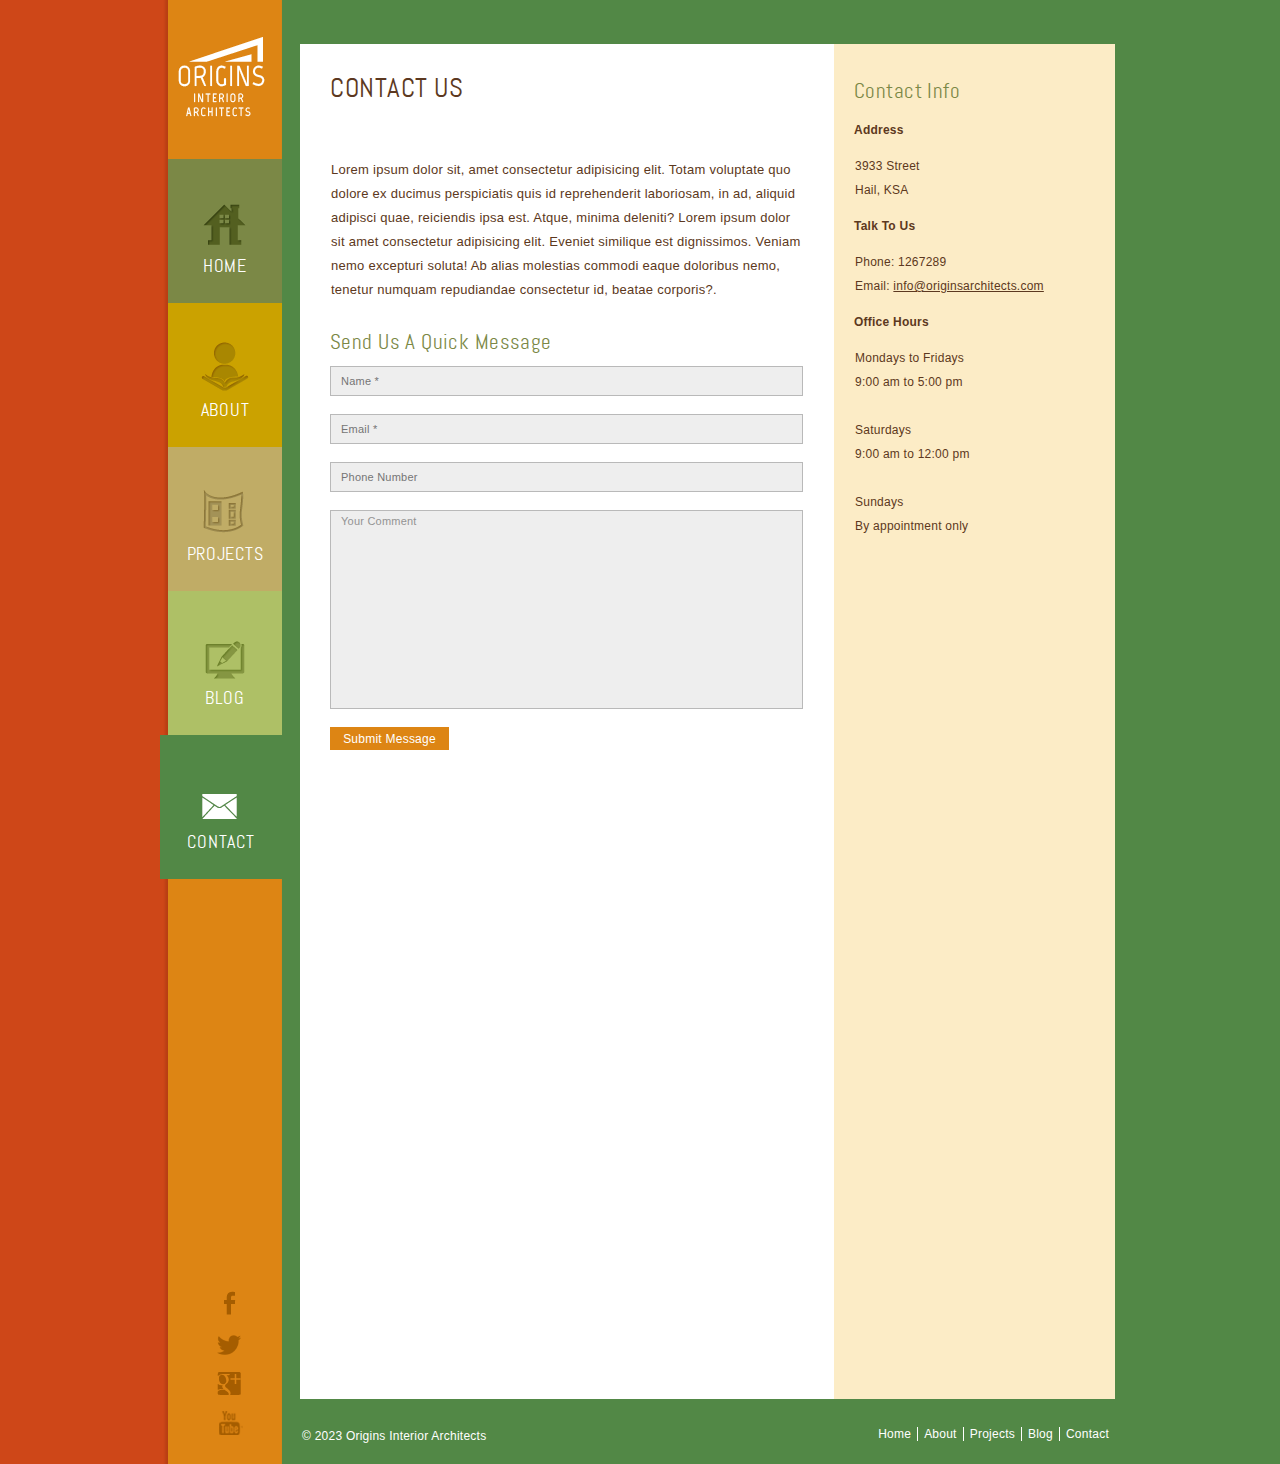
<file: contact.html>
<!DOCTYPE html>
<html>

<head>
    <meta charset="UTF-8">
    <title>Contact - Origin Architects</title>
    <link rel="stylesheet" href="css/style.css" type="text/css">

    <style>
        .content-contact div div p.error {
            font-size: 10px;
            color: red;
            margin: 0;
            margin-top: -15px;
            padding-left: 10px;
            padding-bottom: 8px;
        }
    </style>

</head>

<body>
    <div id="background-green2">
        background
    </div>
    <div class="page">
        <div class="contact-page">
            <div class="sidebar">
                <a href="index.html" id="logo"><img src="images/logo.png" alt="logo"></a>
                <ul>
                    <li class="home">
                        <a href="index.html">Home</a>
                    </li>
                    <li class="about">
                        <a href="about.html">About</a>
                    </li>
                    <li class="projects">
                        <a href="projects.html">Projects</a>
                    </li>
                    <li class="blog">
                        <a href="blog.html">Blog</a>
                    </li>
                    <li class="selected contact">
                        <a href="contact.html">Contact</a>
                    </li>
                </ul>
                <div class="connect">
                    <a href="#" id="fb">facebook</a>
                    <a href="#" id="twitter">twitter</a>
                    <a href="#" id="googleplus">google+</a>
                    <a href="#" id="youtube">youtube</a>
                </div>
            </div>
            <div class="body">
                <div class="content-contact">
                    <div>
                        <div>
                            <h3>Contact Us</h3>
                            <p>
                                Lorem ipsum dolor sit, amet consectetur adipisicing elit. Totam voluptate quo dolore ex ducimus perspiciatis quis id reprehenderit laboriosam, in ad, aliquid adipisci quae, reiciendis ipsa est. Atque, minima deleniti? Lorem ipsum dolor sit amet consectetur
                                adipisicing elit. Eveniet similique est dignissimos. Veniam nemo excepturi soluta! Ab alias molestias commodi eaque doloribus nemo, tenetur numquam repudiandae consectetur id, beatae corporis?</a>.
                            </p>
                            <form action="index.html">
                                <h4>Send Us A Quick Message</h4>
                                <input type="text" placeholder="Name *" onfocus="this.select()" required>

                                <input id="email" type="text" placeholder="Email *" onfocus="this.select()" required>

                                <input id="phone" type="text" placeholder="Phone Number" onfocus="this.select()" required>

                                <textarea name="comment" id="comment" cols="30" rows="10" placeholder="Your Comment" onfocus="this.select()" onclick="this.value='';">Your Comment</textarea>
                                <input type="submit" class="submit" value="Submit Message">
                            </form>
                        </div>
                        <div class="sidebar">
                            <h3>Contact Info</h3>
                            <span>Address</span>
                            <p>
                                3933 Street <br> Hail, KSA
                            </p>
                            <span>Talk To Us</span>
                            <p>
                                Phone: 1267289 <br> Email: <a href="@">info@originsarchitects.com</a>
                            </p>
                            <span>Office Hours</span>
                            <p>
                                Mondays to Fridays <br> 9:00 am to 5:00 pm <br><br> Saturdays <br> 9:00 am to 12:00 pm <br><br> Sundays <br> By appointment only
                            </p>
                        </div>
                    </div>
                </div>
                <div class="footer">
                    <p>
                        &#169; 2023 Origins Interior Architects
                    </p>
                    <ul>
                        <li>
                            <a href="index.html">Home</a>
                        </li>
                        <li>
                            <a href="about.html">About</a>
                        </li>
                        <li>
                            <a href="projects.html">Projects</a>
                        </li>
                        <li>
                            <a href="blog.html">Blog</a>
                        </li>
                        <li>
                            <a href="contact.html">Contact</a>
                        </li>
                    </ul>
                </div>
            </div>
        </div>
    </div>
</body>

<script src="./js/script.js"></script>

</html>
</file>
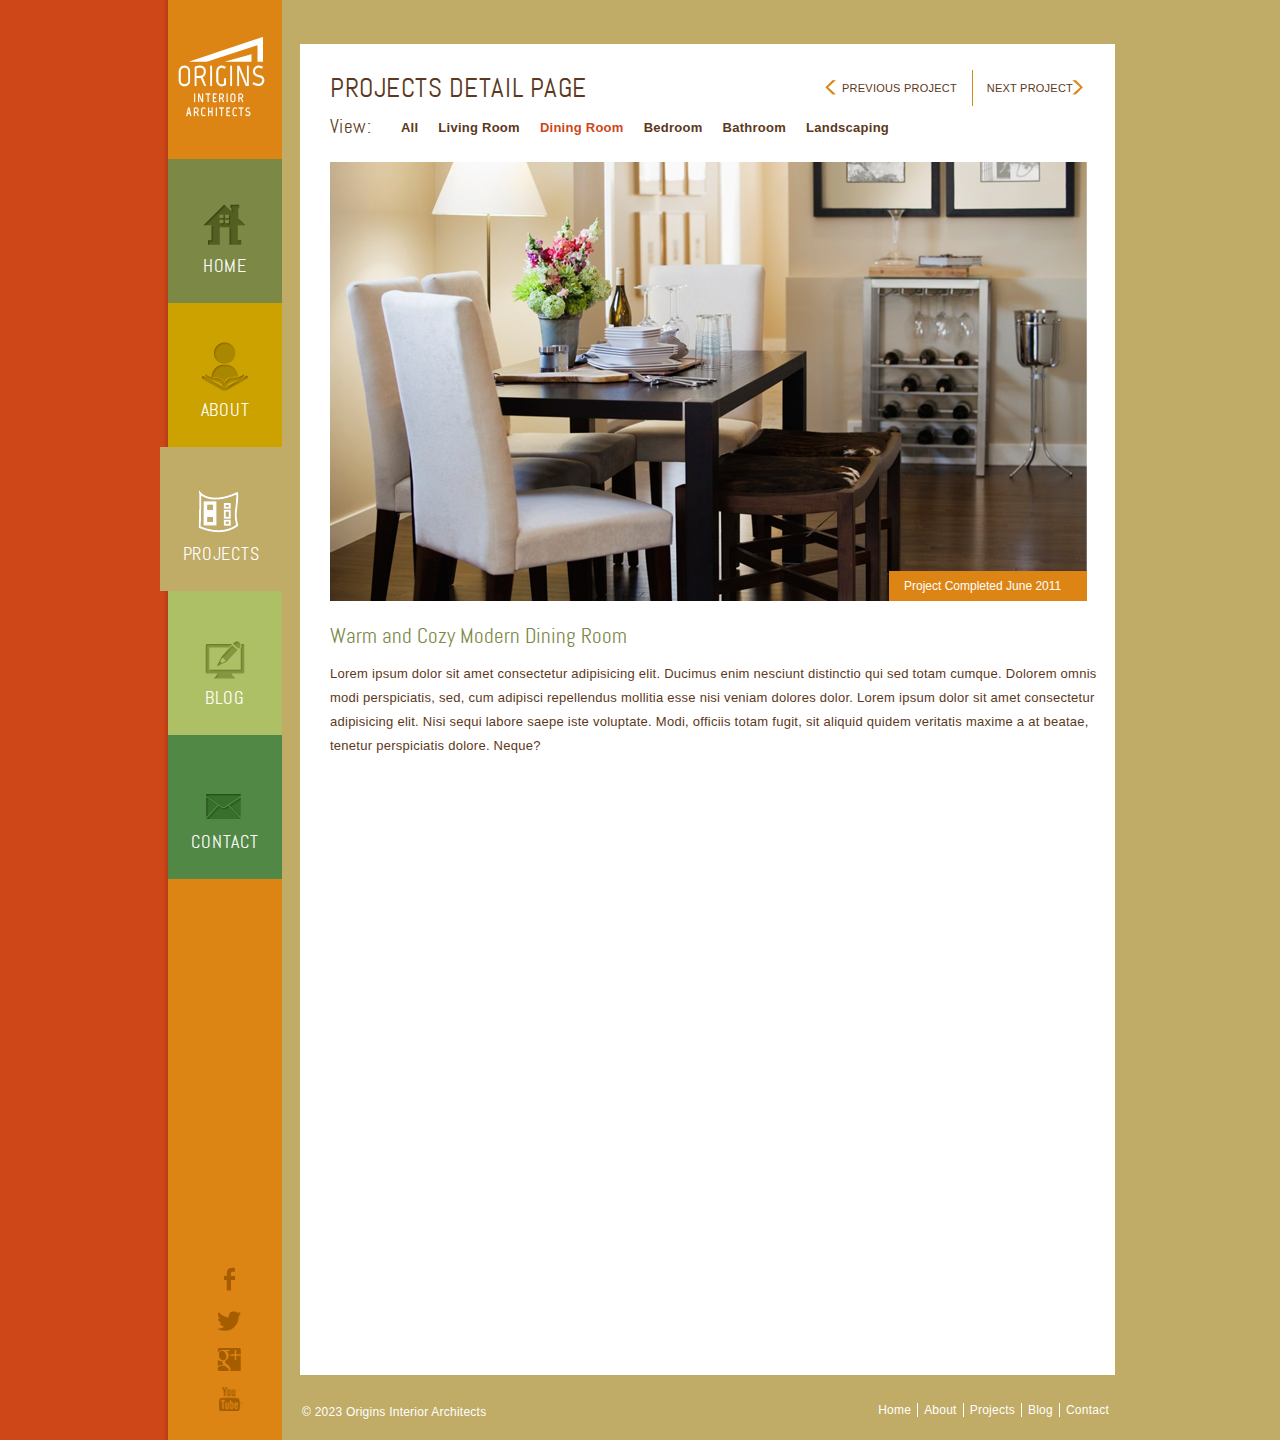
<file: dining-room.html>
<!DOCTYPE html>
<html>

<head>
    <meta charset="UTF-8">
    <title>Projects - Origin Architects</title>
    <link rel="stylesheet" href="css/style.css" type="text/css">
</head>

<body>
    <div id="background-lightyellow">
        background
    </div>
    <div class="page">
        <div class="project-page">
            <div class="sidebar">
                <a href="index.html" id="logo"><img src="images/logo.png" alt="logo"></a>
                <ul>
                    <li class="home">
                        <a href="index.html">Home</a>
                    </li>
                    <li class="about">
                        <a href="about.html">About</a>
                    </li>
                    <li class="selected projects">
                        <a href="projects.html">Projects</a>
                    </li>
                    <li class="blog">
                        <a href="blog.html">Blog</a>
                    </li>
                    <li class="contact">
                        <a href="contact.html">Contact</a>
                    </li>
                </ul>
                <div class="connect">
                    <a href="#" id="fb">facebook</a>
                    <a href="#" id="twitter">twitter</a>
                    <a href="#" id="googleplus">google+</a>
                    <a href="#" id="youtube">youtube</a>
                </div>
            </div>
            <div class="body">
                <div class="content-project">
                    <div>
                        <h3>Projects Detail Page</h3>
                        <div class="navigation">
                            <a href="#" id="prev">Previous Project</a> <a href="#" id="next">Next Project</a>
                        </div>
                    </div>
                    <div class="navigation">
                        <span>View:</span>
                        <ul>
                            <li>
                                <a href="projects.html">All</a>
                            </li>
                            <li>
                                <a href="living-room.html">Living Room</a>
                            </li>
                            <li class="selected">
                                <a href="dining-room.html">Dining Room</a>
                            </li>
                            <li>
                                <a href="toned-bedroom.html">Bedroom</a>
                            </li>
                            <li>
                                <a href="bathroom.html">Bathroom</a>
                            </li>
                            <li>
                                <a href="landscaping.html">Landscaping</a>
                            </li>
                        </ul>
                    </div>
                    <div class="figure">
                        <img src="images/dining-room2.jpg" alt=""> <span>Project Completed June 2011</span>
                        <div>
                            <h3>Warm and Cozy Modern Dining Room</h3>
                            <p>
                                Lorem ipsum dolor sit amet consectetur adipisicing elit. Ducimus enim nesciunt distinctio qui sed totam cumque. Dolorem omnis modi perspiciatis, sed, cum adipisci repellendus mollitia esse nisi veniam dolores dolor. Lorem ipsum dolor sit amet consectetur
                                adipisicing elit. Nisi sequi labore saepe iste voluptate. Modi, officiis totam fugit, sit aliquid quidem veritatis maxime a at beatae, tenetur perspiciatis dolore. Neque?
                            </p>
                        </div>
                    </div>
                </div>
                <div class="footer">
                    <p>
                        &#169; 2023 Origins Interior Architects
                    </p>
                    <ul>
                        <li>
                            <a href="index.html">Home</a>
                        </li>
                        <li>
                            <a href="about.html">About</a>
                        </li>
                        <li>
                            <a href="projects.html">Projects</a>
                        </li>
                        <li>
                            <a href="blog.html">Blog</a>
                        </li>
                        <li>
                            <a href="contact.html">Contact</a>
                        </li>
                    </ul>
                </div>
            </div>
        </div>
    </div>
</body>

</html>
</file>
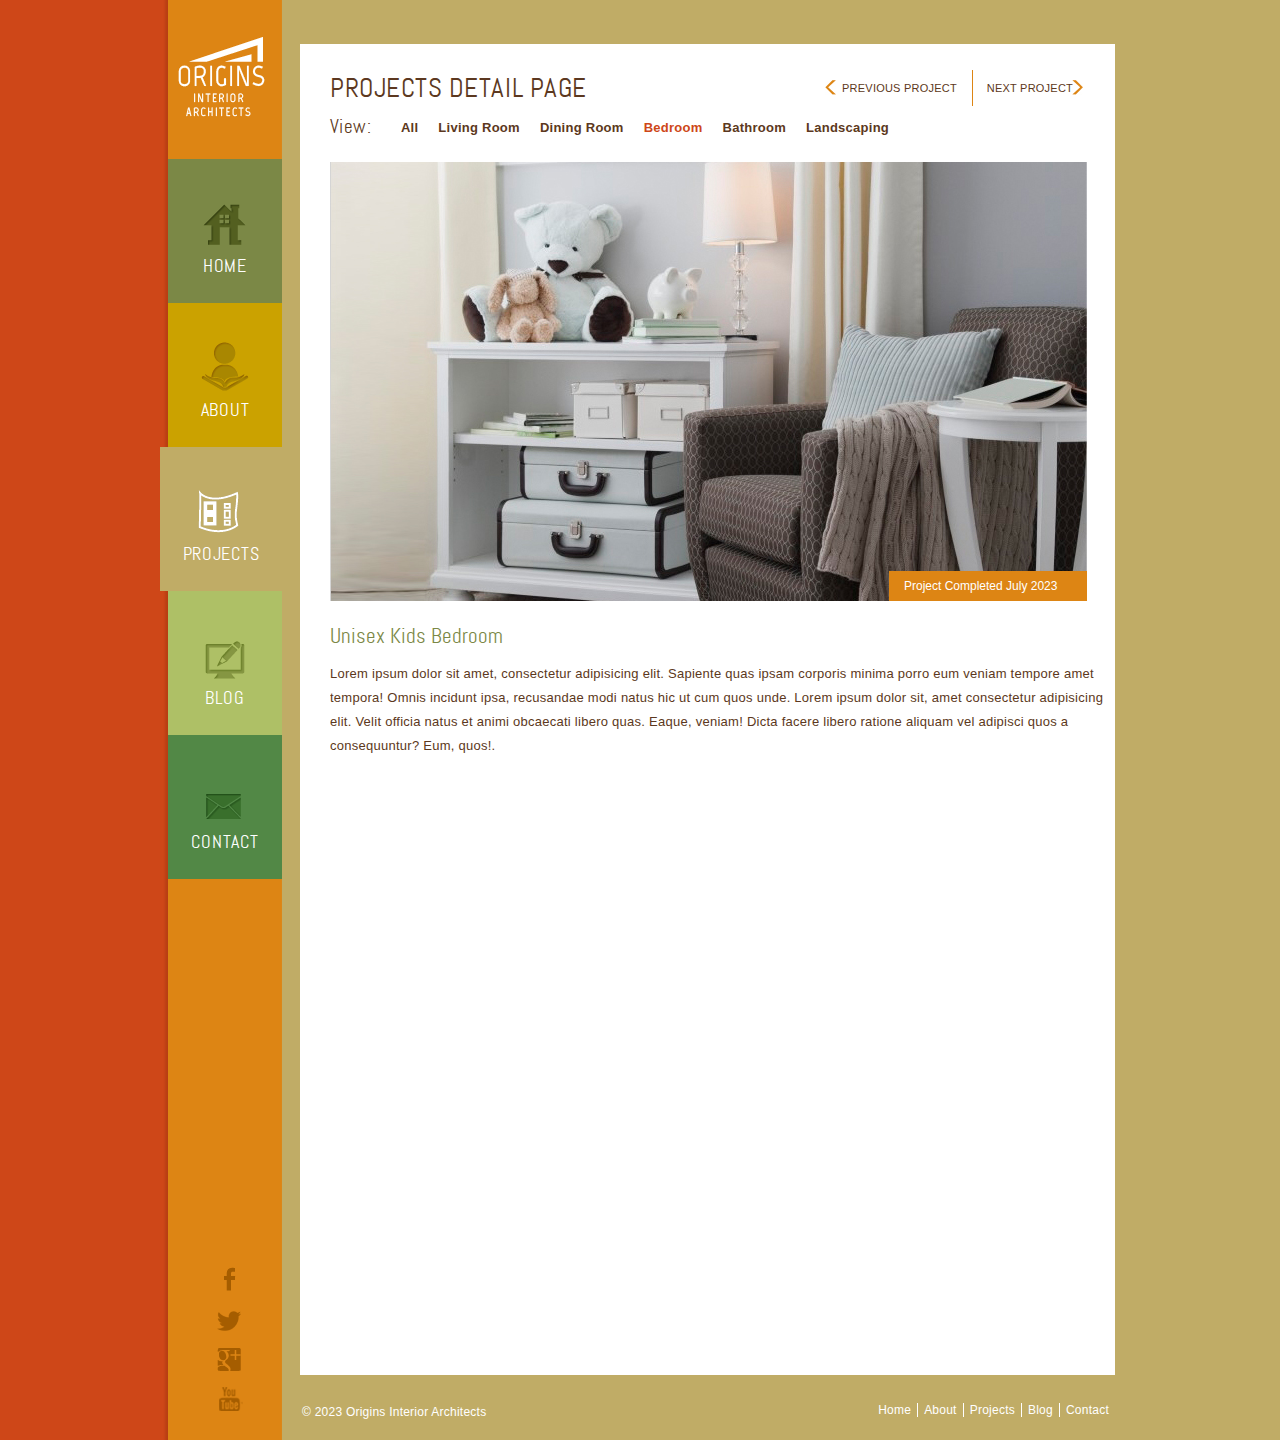
<file: kids-bedroom.html>
<!DOCTYPE html>
<html>

<head>
    <meta charset="UTF-8">
    <title>Projects - Origin Architects</title>
    <link rel="stylesheet" href="css/style.css" type="text/css">
</head>

<body>
    <div id="background-lightyellow">
        background
    </div>
    <div class="page">
        <div class="project-page">
            <div class="sidebar">
                <a href="index.html" id="logo"><img src="images/logo.png" alt="logo"></a>
                <ul>
                    <li class="home">
                        <a href="index.html">Home</a>
                    </li>
                    <li class="about">
                        <a href="about.html">About</a>
                    </li>
                    <li class="selected projects">
                        <a href="projects.html">Projects</a>
                    </li>
                    <li class="blog">
                        <a href="blog.html">Blog</a>
                    </li>
                    <li class="contact">
                        <a href="contact.html">Contact</a>
                    </li>
                </ul>
                <div class="connect">
                    <a href="#" id="fb">facebook</a>
                    <a href="#" id="twitter">twitter</a>
                    <a href="#" id="googleplus">google+</a>
                    <a href="#" id="youtube">youtube</a>
                </div>
            </div>
            <div class="body">
                <div class="content-project">
                    <div>
                        <h3>Projects Detail Page</h3>
                        <div class="navigation">
                            <a href="toned-bedroom.html" id="prev">Previous Project</a> <a href="toned-bedroom.html" id="next">Next Project</a>
                        </div>
                    </div>
                    <div class="navigation">
                        <span>View:</span>
                        <ul>
                            <li>
                                <a href="projects.html">All</a>
                            </li>
                            <li>
                                <a href="living-room.html">Living Room</a>
                            </li>
                            <li>
                                <a href="dining-room.html">Dining Room</a>
                            </li>
                            <li class="selected">
                                <a href="toned-bedroom.html">Bedroom</a>
                            </li>
                            <li>
                                <a href="bathroom.html">Bathroom</a>
                            </li>
                            <li>
                                <a href="landscaping.html">Landscaping</a>
                            </li>
                        </ul>
                    </div>
                    <div class="figure">
                        <img src="images/room.jpg" alt=""> <span>Project Completed July 2023</span>
                        <div>
                            <h3>Unisex Kids Bedroom</h3>
                            <p>
                                Lorem ipsum dolor sit amet, consectetur adipisicing elit. Sapiente quas ipsam corporis minima porro eum veniam tempore amet tempora! Omnis incidunt ipsa, recusandae modi natus hic ut cum quos unde. Lorem ipsum dolor sit, amet consectetur adipisicing elit.
                                Velit officia natus et animi obcaecati libero quas. Eaque, veniam! Dicta facere libero ratione aliquam vel adipisci quos a consequuntur? Eum, quos!</a>.
                            </p>
                        </div>
                    </div>
                </div>
                <div class="footer">
                    <p>
                        &#169; 2023 Origins Interior Architects
                    </p>
                    <ul>
                        <li>
                            <a href="index.html">Home</a>
                        </li>
                        <li>
                            <a href="about.html">About</a>
                        </li>
                        <li>
                            <a href="projects.html">Projects</a>
                        </li>
                        <li>
                            <a href="blog.html">Blog</a>
                        </li>
                        <li>
                            <a href="contact.html">Contact</a>
                        </li>
                    </ul>
                </div>
            </div>
        </div>
    </div>
</body>

</html>
</file>
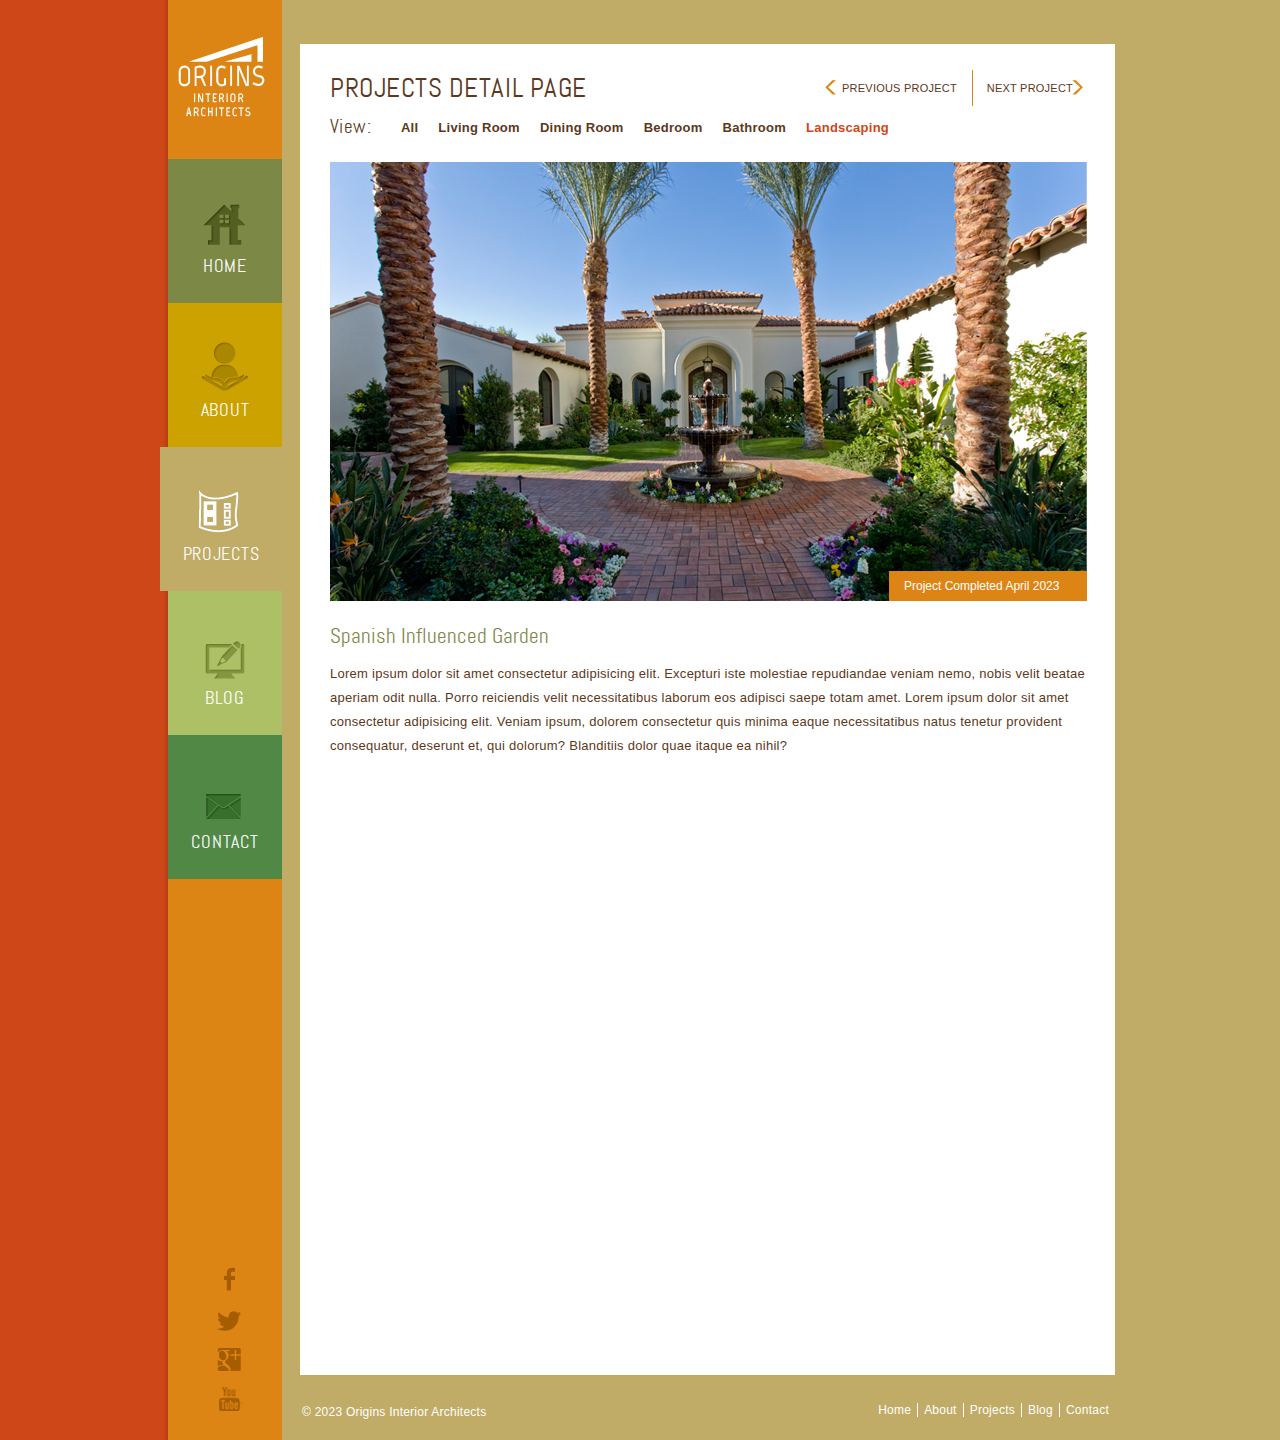
<file: landscaping.html>
<!DOCTYPE html>
<html>
<head>
	<meta charset="UTF-8">
	<title>Projects - Origin Architects</title>
	<link rel="stylesheet" href="css/style.css" type="text/css">
</head>
<body>
	<div id="background-lightyellow">
		background
	</div>
	<div class="page">
		<div class="project-page">
			<div class="sidebar">
				<a href="index.html" id="logo"><img src="images/logo.png" alt="logo"></a>
				<ul>
					<li class="home">
						<a href="index.html">Home</a>
					</li>
					<li class="about">
						<a href="about.html">About</a>
					</li>
					<li class="selected projects">
						<a href="projects.html">Projects</a>
					</li>
					<li class="blog">
						<a href="blog.html">Blog</a>
					</li>
					<li class="contact">
						<a href="contact.html">Contact</a>
					</li>
				</ul>
				<div class="connect">
					<a href="#" id="fb">facebook</a>
					<a href="#" id="twitter">twitter</a>
					<a href="#" id="googleplus">google+</a>
					<a href="#" id="youtube">youtube</a>
				</div>
			</div>
			<div class="body">
				<div class="content-project">
					<div>
						<h3>Projects Detail Page</h3>
						<div class="navigation">
							<a href="#" id="prev">Previous Project</a> <a href="#" id="next">Next Project</a>
						</div>
					</div>
					<div class="navigation">
						<span>View:</span>
						<ul>
							<li>
								<a href="projects.html">All</a>
							</li>
							<li>
								<a href="living-room.html">Living Room</a>
							</li>
							<li>
								<a href="dining-room.html">Dining Room</a>
							</li>
							<li>
								<a href="toned-bedroom.html">Bedroom</a>
							</li>
							<li>
								<a href="bathroom.html">Bathroom</a>
							</li>
							<li class="selected">
								<a href="landscaping.html">Landscaping</a>
							</li>
						</ul>
					</div>
					<div class="figure">
						<img src="images/garden.jpg" alt=""> <span>Project Completed April 2023</span>
						<div>
							<h3>Spanish Influenced Garden</h3>
							<p>
								Lorem ipsum dolor sit amet consectetur adipisicing elit. Excepturi iste molestiae repudiandae veniam nemo, nobis velit beatae aperiam odit nulla. Porro reiciendis velit necessitatibus laborum eos adipisci saepe totam amet.
								Lorem ipsum dolor sit amet consectetur adipisicing elit. Veniam ipsum, dolorem consectetur quis minima eaque necessitatibus natus tenetur provident consequatur, deserunt et, qui dolorum? Blanditiis dolor quae itaque ea nihil?
							</p>
						</div>
					</div>
				</div>
				<div class="footer">
					<p>
						&#169; 2023 Origins Interior Architects
					</p>
					<ul>
						<li>
							<a href="index.html">Home</a>
						</li>
						<li>
							<a href="about.html">About</a>
						</li>
						<li>
							<a href="projects.html">Projects</a>
						</li>
						<li>
							<a href="blog.html">Blog</a>
						</li>
						<li>
							<a href="contact.html">Contact</a>
						</li>
					</ul>
				</div>
			</div>
		</div>
	</div>
</body>
</html>
</file>
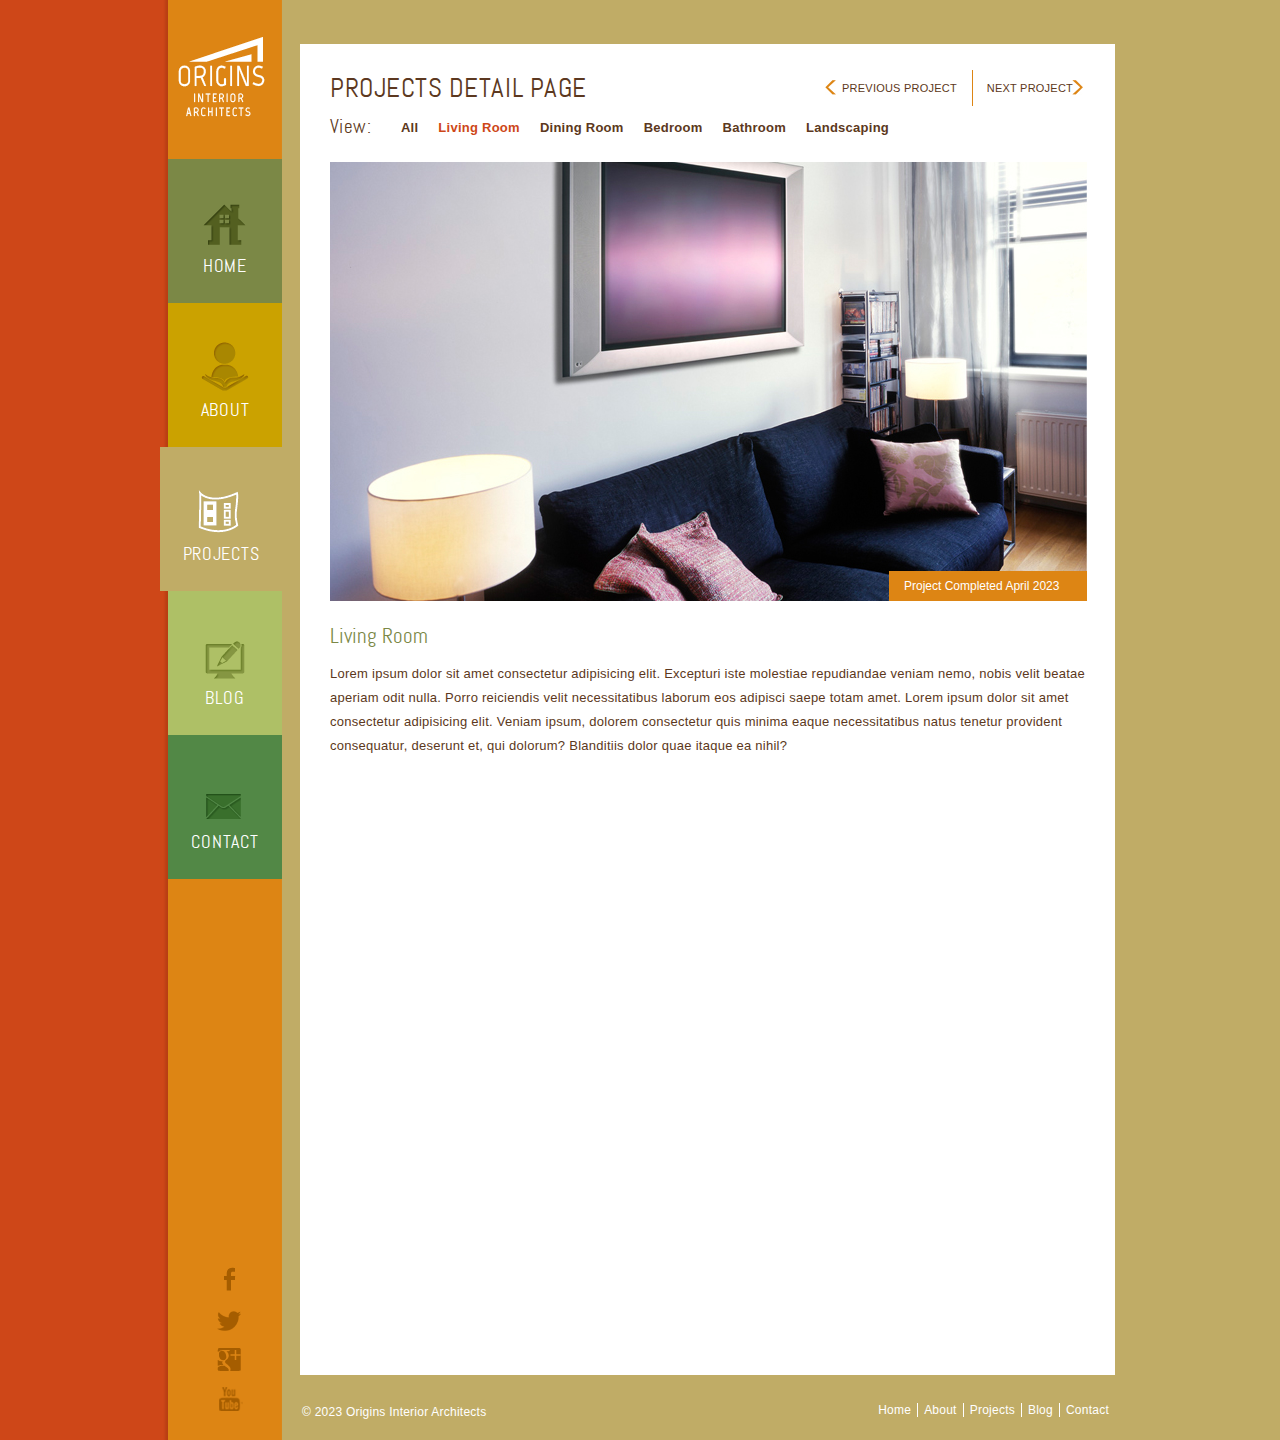
<file: living-room.html>
<!DOCTYPE html>
<html>

<head>
    <meta charset="UTF-8">
    <title>Projects - Origin Architects</title>
    <link rel="stylesheet" href="css/style.css" type="text/css">
</head>

<body>
    <div id="background-lightyellow">
        background
    </div>
    <div class="page">
        <div class="project-page">
            <div class="sidebar">
                <a href="index.html" id="logo"><img src="images/logo.png" alt="logo"></a>
                <ul>
                    <li class="home">
                        <a href="index.html">Home</a>
                    </li>
                    <li class="about">
                        <a href="about.html">About</a>
                    </li>
                    <li class="selected projects">
                        <a href="projects.html">Projects</a>
                    </li>
                    <li class="blog">
                        <a href="blog.html">Blog</a>
                    </li>
                    <li class="contact">
                        <a href="contact.html">Contact</a>
                    </li>
                </ul>
                <div class="connect">
                    <a href="#" id="fb">facebook</a>
                    <a href="#" id="twitter">twitter</a>
                    <a href="#" id="googleplus">google+</a>
                    <a href="#" id="youtube">youtube</a>
                </div>
            </div>
            <div class="body">
                <div class="content-project">
                    <div>
                        <h3>Projects Detail Page</h3>
                        <div class="navigation">
                            <a href="#" id="prev">Previous Project</a> <a href="#" id="next">Next Project</a>
                        </div>
                    </div>
                    <div class="navigation">
                        <span>View:</span>
                        <ul>
                            <li>
                                <a href="projects.html">All</a>
                            </li>
                            <li class="selected">
                                <a href="living-room.html">Living Room</a>
                            </li>
                            <li>
                                <a href="dining-room.html">Dining Room</a>
                            </li>
                            <li>
                                <a href="toned-bedroom.html">Bedroom</a>
                            </li>
                            <li>
                                <a href="bathroom.html">Bathroom</a>
                            </li>
                            <li>
                                <a href="landscaping.html">Landscaping</a>
                            </li>
                        </ul>
                    </div>
                    <div class="figure">
                        <img src="images/living-room.jpg" alt=""> <span>Project Completed April 2023</span>
                        <div>
                            <h3>Living Room</h3>
                            <p>
                                Lorem ipsum dolor sit amet consectetur adipisicing elit. Excepturi iste molestiae repudiandae veniam nemo, nobis velit beatae aperiam odit nulla. Porro reiciendis velit necessitatibus laborum eos adipisci saepe totam amet. Lorem ipsum dolor sit amet consectetur
                                adipisicing elit. Veniam ipsum, dolorem consectetur quis minima eaque necessitatibus natus tenetur provident consequatur, deserunt et, qui dolorum? Blanditiis dolor quae itaque ea nihil?
                            </p>
                        </div>
                    </div>
                </div>
                <div class="footer">
                    <p>
                        &#169; 2023 Origins Interior Architects
                    </p>
                    <ul>
                        <li>
                            <a href="index.html">Home</a>
                        </li>
                        <li>
                            <a href="about.html">About</a>
                        </li>
                        <li>
                            <a href="projects.html">Projects</a>
                        </li>
                        <li>
                            <a href="blog.html">Blog</a>
                        </li>
                        <li>
                            <a href="contact.html">Contact</a>
                        </li>
                    </ul>
                </div>
            </div>
        </div>
    </div>
</body>

</html>
</file>
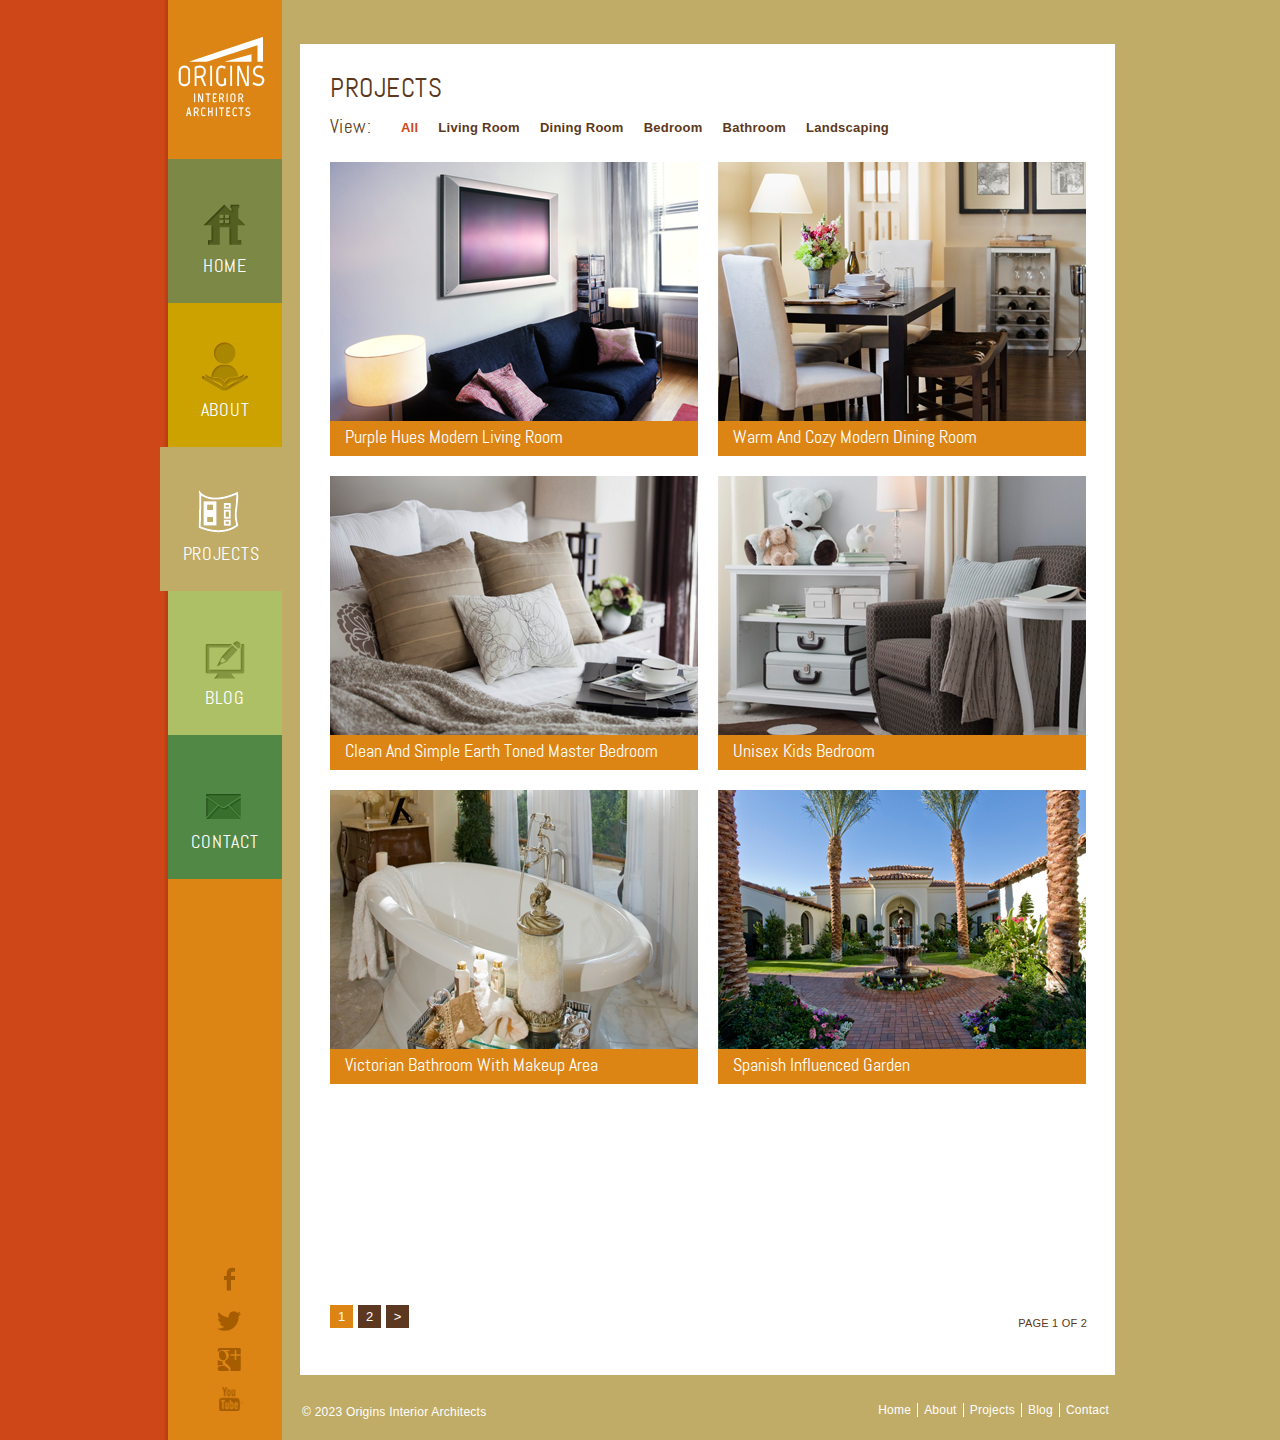
<file: projects.html>
<!DOCTYPE html>
<html>

<head>
    <meta charset="UTF-8">
    <title>Projects - Origin Architects</title>
    <link rel="stylesheet" href="css/style.css" type="text/css">
</head>

<body>
    <div id="background-lightyellow">
        background
    </div>
    <div class="page">
        <div class="project-page">
            <div class="sidebar">
                <a href="index.html" id="logo"><img src="images/logo.png" alt="logo"></a>
                <ul>
                    <li class="home">
                        <a href="index.html">Home</a>
                    </li>
                    <li class="about">
                        <a href="about.html">About</a>
                    </li>
                    <li class="selected projects">
                        <a href="projects.html">Projects</a>
                    </li>
                    <li class="blog">
                        <a href="blog.html">Blog</a>
                    </li>
                    <li class="contact">
                        <a href="contact.html">Contact</a>
                    </li>
                </ul>
                <div class="connect">
                    <a href="#" id="fb">facebook</a>
                    <a href="#" id="twitter">twitter</a>
                    <a href="#" id="googleplus">google+</a>
                    <a href="#" id="youtube">youtube</a>
                </div>
            </div>
            <div class="body">
                <div class="content-project">
                    <div>
                        <h3>Projects</h3>
                    </div>
                    <div class="navigation">
                        <span>View:</span>
                        <ul>
                            <li class="selected">
                                <a href="#">All</a>
                            </li>
                            <li>
                                <a href="living-room.html">Living Room</a>
                            </li>
                            <li>
                                <a href="dining-room.html">Dining Room</a>
                            </li>
                            <li>
                                <a href="toned-bedroom.html">Bedroom</a>
                            </li>
                            <li>
                                <a href="bathroom.html">Bathroom</a>
                            </li>
                            <li>
                                <a href="landscaping.html">Landscaping</a>
                            </li>
                        </ul>
                    </div>
                    <div>
                        <ul>
                            <li>
                                <a href="living-room.html"><img src="images/project-gallery1.jpg" alt=""></a> <span><a
										href="living-room.html">Purple Hues Modern Living Room</a></span>
                            </li>
                            <li>
                                <a href="dining-room.html"><img src="images/project-gallery2.jpg" alt=""></a> <span><a
										href="dining-room.html">Warm And Cozy Modern Dining Room</a></span>
                            </li>
                            <li>
                                <a href="toned-bedroom.html"><img src="images/project-gallery3.jpg" alt=""></a> <span><a
										href="toned-bedroom.html">Clean And Simple Earth Toned Master Bedroom</a></span>
                            </li>
                            <li>
                                <a href="kids-bedroom.html"><img src="images/project-gallery4.jpg" alt=""></a> <span><a
										href="kids-bedroom.html">Unisex Kids Bedroom</a></span>
                            </li>
                            <li>
                                <a href="bathroom.html"><img src="images/project-gallery5.jpg" alt=""></a> <span><a
										href="bathroom.html">Victorian Bathroom With Makeup Area</a></span>
                            </li>
                            <li>
                                <a href="landscaping.html"><img src="images/project-gallery6.jpg" alt=""></a> <span><a
										href="landscaping.html">Spanish Influenced Garden</a></span>
                            </li>
                        </ul>
                        <div class="paging">
                            <ul>
                                <li class="selected">
                                    <a href="#">1</a>
                                </li>
                                <li>
                                    <a href="#">2</a>
                                </li>
                                <li>
                                    <a href="#">></a>
                                </li>
                            </ul>
                            <span>Page 1 of 2</span>
                        </div>
                    </div>
                </div>
                <div class="footer">
                    <p>
                        &#169; 2023 Origins Interior Architects
                    </p>
                    <ul>
                        <li>
                            <a href="index.html">Home</a>
                        </li>
                        <li>
                            <a href="about.html">About</a>
                        </li>
                        <li>
                            <a href="projects.html">Projects</a>
                        </li>
                        <li>
                            <a href="blog.html">Blog</a>
                        </li>
                        <li>
                            <a href="contact.html">Contact</a>
                        </li>
                    </ul>
                </div>
            </div>
        </div>
    </div>
</body>

</html>
</file>
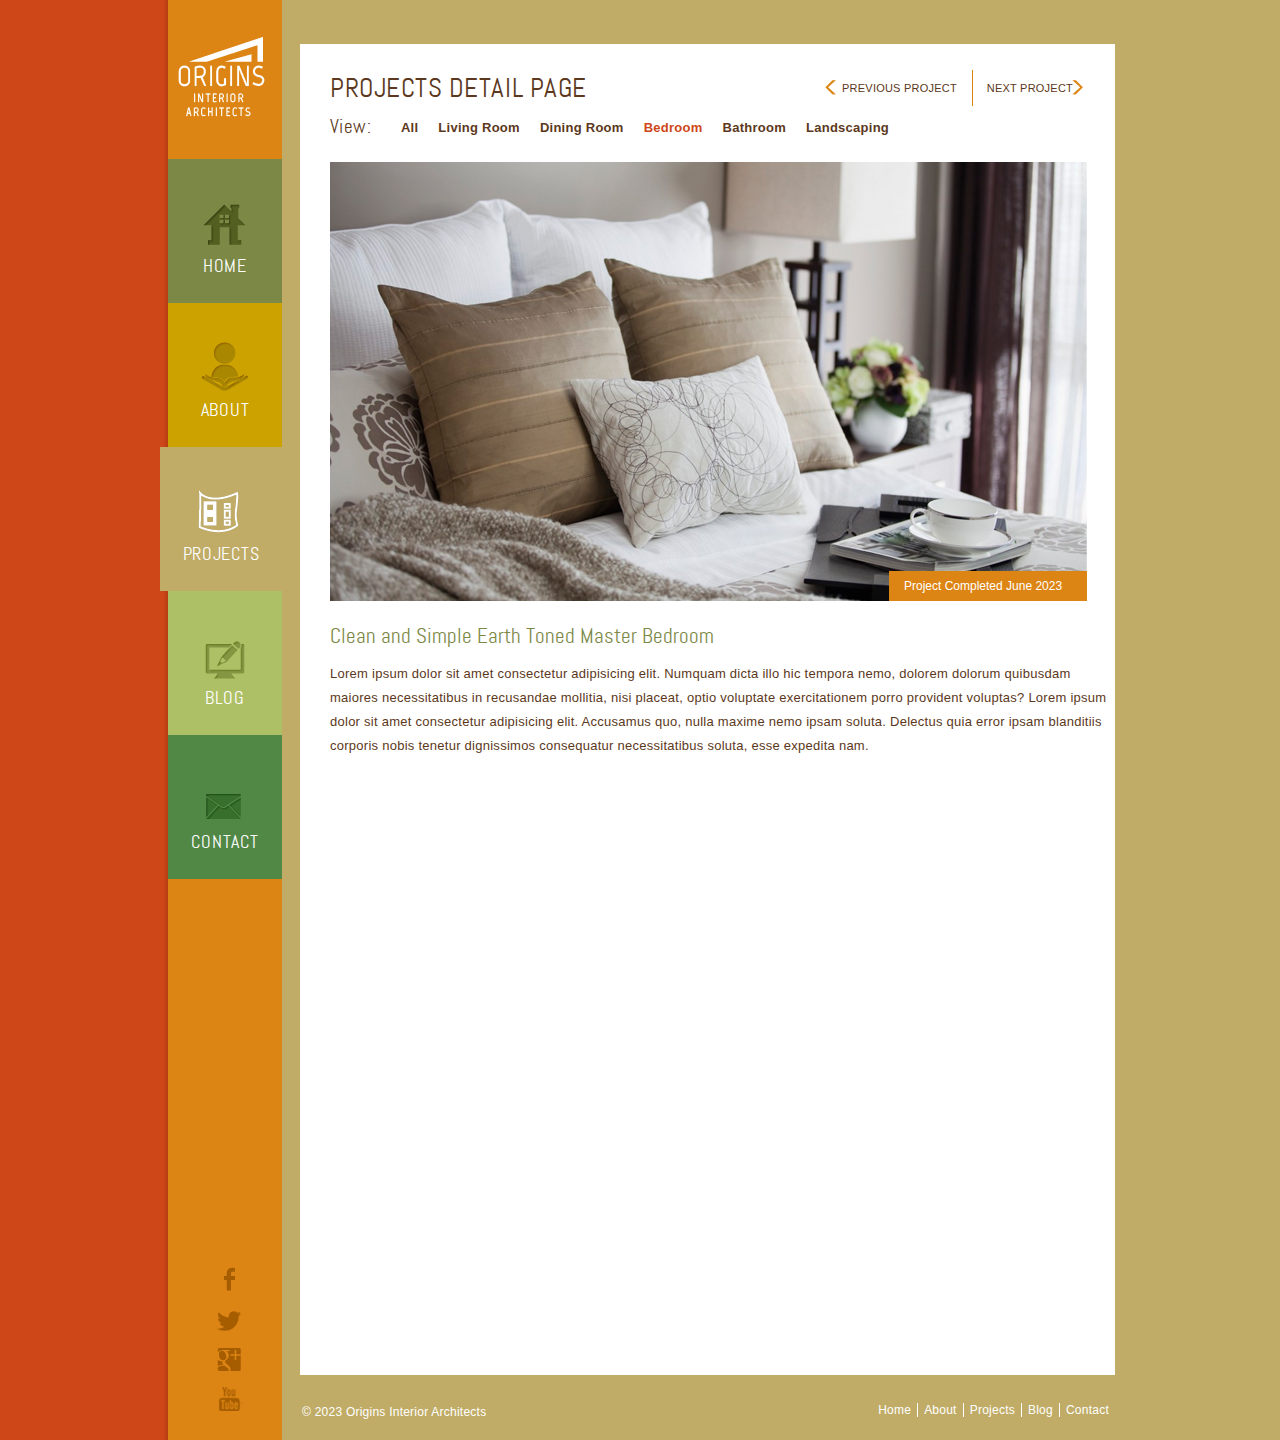
<file: toned-bedroom.html>
<!DOCTYPE html>
<html>

<head>
    <meta charset="UTF-8">
    <title>Projects - Origin Architects</title>
    <link rel="stylesheet" href="css/style.css" type="text/css">
</head>

<body>
    <div id="background-lightyellow">
        background
    </div>
    <div class="page">
        <div class="project-page">
            <div class="sidebar">
                <a href="index.html" id="logo"><img src="images/logo.png" alt="logo"></a>
                <ul>
                    <li class="home">
                        <a href="index.html">Home</a>
                    </li>
                    <li class="about">
                        <a href="about.html">About</a>
                    </li>
                    <li class="selected projects">
                        <a href="projects.html">Projects</a>
                    </li>
                    <li class="blog">
                        <a href="blog.html">Blog</a>
                    </li>
                    <li class="contact">
                        <a href="contact.html">Contact</a>
                    </li>
                </ul>
                <div class="connect">
                    <a href="#" id="fb">facebook</a>
                    <a href="#" id="twitter">twitter</a>
                    <a href="#" id="googleplus">google+</a>
                    <a href="#" id="youtube">youtube</a>
                </div>
            </div>
            <div class="body">
                <div class="content-project">
                    <div>
                        <h3>Projects Detail Page</h3>
                        <div class="navigation">
                            <a href="kids-bedroom.html" id="prev">Previous Project</a> <a href="kids-bedroom.html" id="next">Next Project</a>
                        </div>
                    </div>
                    <div class="navigation">
                        <span>View:</span>
                        <ul>
                            <li>
                                <a href="projects.html">All</a>
                            </li>
                            <li>
                                <a href="living-room.html">Living Room</a>
                            </li>
                            <li>
                                <a href="dining-room.html">Dining Room</a>
                            </li>
                            <li class="selected">
                                <a href="toned-bedroom.html">Bedroom</a>
                            </li>
                            <li>
                                <a href="bathroom.html">Bathroom</a>
                            </li>
                            <li>
                                <a href="landscaping.html">Landscaping</a>
                            </li>
                        </ul>
                    </div>
                    <div class="figure">
                        <img src="images/bed2.jpg" alt=""> <span>Project Completed June 2023</span>
                        <div>
                            <h3>Clean and Simple Earth Toned Master Bedroom</h3>
                            <p>
                                Lorem ipsum dolor sit amet consectetur adipisicing elit. Numquam dicta illo hic tempora nemo, dolorem dolorum quibusdam maiores necessitatibus in recusandae mollitia, nisi placeat, optio voluptate exercitationem porro provident voluptas? Lorem ipsum dolor
                                sit amet consectetur adipisicing elit. Accusamus quo, nulla maxime nemo ipsam soluta. Delectus quia error ipsam blanditiis corporis nobis tenetur dignissimos consequatur necessitatibus soluta, esse expedita nam.
                            </p>
                        </div>
                    </div>
                </div>
                <div class="footer">
                    <p>
                        &#169; 2023 Origins Interior Architects
                    </p>
                    <ul>
                        <li>
                            <a href="index.html">Home</a>
                        </li>
                        <li>
                            <a href="about.html">About</a>
                        </li>
                        <li>
                            <a href="projects.html">Projects</a>
                        </li>
                        <li>
                            <a href="blog.html">Blog</a>
                        </li>
                        <li>
                            <a href="contact.html">Contact</a>
                        </li>
                    </ul>
                </div>
            </div>
        </div>
    </div>
</body>

</html>
</file>
<file: css/style.css>
/*------------------------- Layout styles ------------------------*/

body {
    margin: 0;
    background-color: #ce4718;
    font-family: 'AbelRegular';
    position: relative;
}

a {
    outline: none;
}

a img {
    border: 0;
    display: block;
}

p {
    font-family: Arial, Helvetica, sans-serif;
}

p a {
    color: #5c3820!important;
    text-decoration: underline!important;
}

p a:hover {
    color: #995d36!important;
}

#background-green {
    background: url(../images/bg-green-absolute.png);
    height: 100%;
    margin: 0;
    position: absolute;
    right: 0;
    text-indent: -99999px;
    width: 51%;
    z-index: -1;
}

#background-yellow {
    background: url(../images/bg-yellow-absolute.png);
    height: 100%;
    margin: 0;
    position: absolute;
    right: 0;
    text-indent: -99999px;
    width: 51%;
    z-index: -1;
}

#background-lightyellow {
    background: url(../images/bg-lightyellow-absolute.png);
    height: 100%;
    margin: 0;
    position: absolute;
    right: 0;
    text-indent: -99999px;
    width: 51%;
    z-index: -1;
}

#background-lightgreen {
    background: url(../images/bg-lightgreen-absolute.png);
    height: 100%;
    margin: 0;
    position: absolute;
    right: 0;
    text-indent: -99999px;
    width: 51%;
    z-index: -1;
}

#background-green2 {
    background: url(../images/bg-green2-absolute.png);
    height: 100%;
    margin: 0;
    position: absolute;
    right: 0;
    text-indent: -99999px;
    width: 51%;
    z-index: -1;
}


/*------------------------- Pages ------------------------*/

.page {
    width: 960px;
    margin: 0 auto;
}

.page .home-page {
    background: url(../images/bg-home.png) repeat-y right top;
    overflow: hidden;
    min-height: 1440px;
}

.page .about-page {
    background: url(../images/bg-about.png) repeat-y right top;
    overflow: hidden;
    min-height: 1440px;
}

.page .project-page {
    background: url(../images/bg-project.png) repeat-y right top;
    overflow: hidden;
    min-height: 1440px;
}

.page .blog-page {
    background: url(../images/bg-blog.png) repeat-y right top;
    overflow: hidden;
    min-height: 1440px;
}

.page .contact-page {
    background: url(../images/bg-contact.png) repeat-y right top;
    overflow: hidden;
    min-height: 1440px;
}


/*------------------------- Fonts ------------------------*/

@font-face {
    font-family: 'AbelRegular';
    src: url('../fonts/abel-regular-webfont.eot');
    src: url('../fonts/abel-regular-webfont.eot?#iefix') format('embedded-opentype'), url('../fonts/abel-regular-webfont.woff') format('woff'), url('../fonts/abel-regular-webfont.ttf') format('truetype'), url('../fonts/abel-regular-webfont.svg#AbelRegular') format('svg');
    font-weight: normal;
    font-style: normal;
}


/*------------------------- Sidebar ------------------------*/

.sidebar {
    width: 122px;
    float: left;
}

.sidebar a#logo {
    display: block;
    margin: 37px 0 0 18px;
}

.sidebar ul {
    list-style: none;
    margin: 46px 0 0;
    padding: 0;
}

.sidebar ul li {
    min-height: 0!important;
    margin-top: -4px;
}

.sidebar ul li a {
    color: #FFF;
    font-family: AbelRegular;
    font-size: 18px;
    letter-spacing: .04em;
    line-height: 215px;
    text-transform: uppercase;
    display: block;
    text-decoration: none;
    text-align: center;
    float: right;
}

.sidebar ul li.selected.home a,
.sidebar ul li.selected.home:hover a {
    width: 122px;
    background: url(../images/nav-icon.png) no-repeat 36px -56px #7b8846;
}

.sidebar ul li.home:hover a {
    width: 114px;
    background: url(../images/nav-icon.png) no-repeat 33px -56px #7b8846;
}

.sidebar ul li.home a {
    width: 114px;
    height: 144px;
    background: url(../images/nav-icon.png) no-repeat 33px 45px #7b8846;
}

.sidebar ul li.selected.about a,
.sidebar ul li.selected.about:hover a {
    width: 122px;
    background: url(../images/nav-icon.png) no-repeat 36px -271px #cba200;
}

.sidebar ul li.about:hover a {
    width: 114px;
    background: url(../images/nav-icon.png) no-repeat 33px -271px #cba200;
}

.sidebar ul li.about a {
    width: 114px;
    height: 144px;
    background: url(../images/nav-icon.png) no-repeat 33px -163px #cba200;
}

.sidebar ul li.selected.projects a,
.sidebar ul li.selected.projects:hover a {
    width: 122px;
    background: url(../images/nav-icon.png) no-repeat 36px -480px #c0ac66;
}

.sidebar ul li.projects:hover a {
    width: 114px;
    background: url(../images/nav-icon.png) no-repeat 33px -480px #c0ac66;
}

.sidebar ul li.projects a {
    width: 114px;
    height: 144px;
    background: url(../images/nav-icon.png) no-repeat 33px -377px #c0ac66;
}

.sidebar ul li.selected.blog a,
.sidebar ul li.selected.blog:hover a {
    width: 122px;
    background: url(../images/nav-icon.png) no-repeat 38px -675px #aec066;
}

.sidebar ul li.blog:hover a {
    width: 114px;
    background: url(../images/nav-icon.png) no-repeat 35px -675px #aec066;
}

.sidebar ul li.blog a {
    width: 114px;
    height: 144px;
    background: url(../images/nav-icon.png) no-repeat 35px -576px #aec066;
}

.sidebar ul li.selected.contact a,
.sidebar ul li.selected.contact:hover a {
    width: 122px;
    background: url(../images/nav-icon.png) no-repeat 37px -848px #528846;
}

.sidebar ul li.contact:hover a {
    width: 114px;
    background: url(../images/nav-icon.png) no-repeat 33px -848px #528846;
}

.sidebar ul li.contact a {
    width: 114px;
    height: 144px;
    background: url(../images/nav-icon.png) no-repeat 33px -763px #528846;
}

.sidebar div.connect {
    position: absolute;
    bottom: 0;
    margin: 0 0 29px 57px;
}

.sidebar div.connect a {
    text-indent: -99999px;
    display: block;
}

.sidebar div.connect a#fb {
    background: url(../images/icons.png) no-repeat 0 0;
    width: 26px;
    height: 24px;
    margin-bottom: 20px;
}

.sidebar div.connect a#fb:hover {
    background: url(../images/icons.png) no-repeat 0 -276px;
}

.sidebar div.connect a#twitter {
    background: url(../images/icons.png) no-repeat 0 -25px;
    width: 26px;
    height: 20px;
    margin-bottom: 17px;
}

.sidebar div.connect a#twitter:hover {
    background: url(../images/icons.png) no-repeat 0 -301px;
}

.sidebar div.connect a#googleplus {
    background: url(../images/icons.png) no-repeat 0 -46px;
    width: 26px;
    height: 23px;
    margin-bottom: 16px;
}

.sidebar div.connect a#googleplus:hover {
    background: url(../images/icons.png) no-repeat 0 -322px;
}

.sidebar div.connect a#youtube {
    background: url(../images/icons.png) no-repeat 0 -70px;
    width: 26px;
    height: 24px;
}

.sidebar div.connect a#youtube:hover {
    background: url(../images/icons.png) no-repeat 0 -346px;
}


/*------------------------- Body ------------------------*/

.body {
    float: right;
    padding: 44px 0 0;
    position: relative;
    width: 838px;
}

.body .content-home div {
    background-color: #fff;
    margin: -9px 5px 0 18px;
    overflow: hidden;
    padding: 26px 30px 21px;
}

.body .content-home div h3 {
    color: #825444;
    float: left;
    font-family: AbelRegular;
    font-size: 27px;
    font-weight: 400;
    letter-spacing: .02em;
    line-height: 36px;
    margin: 0;
    text-transform: uppercase;
    width: 270px;
}

.body .content-home div h3 span.beauty {
    color: #26bcb3;
}

.body .content-home div h3 span.function {
    color: #aec066;
}

.body .content-home div h3 span.works {
    color: #ff9600;
}

.body .content-home div p {
    color: #5c3820;
    float: left;
    font-family: "Myriad Pro", "Gill Sans", "Gill Sans MT", Calibri, sans-serif;
    font-size: 15px;
    line-height: 30px;
    margin: 2px 0 0 110px;
    width: 350px;
}

.body .content-home div ul {
    list-style: none;
    margin: 11px 0 25px;
    overflow: hidden;
    padding: 0;
}

.body .content-home div ul li {
    float: left;
    margin: 0 0 0 35px;
    position: relative;
    width: 360px;
}

.body .content-home div ul li h4 {
    margin: 32px 0 0;
    position: absolute;
    right: 10px;
    top: 118px;
}

.body .content-home div ul li h4 a {
    color: #fff;
    font-family: "Myriad Pro", "Gill Sans", "Gill Sans MT", Calibri, sans-serif;
    font-size: 24px;
    font-weight: 400;
    line-height: 24px;
    text-transform: uppercase;
}

.body .content-home div ul li h4 a:hover {
    text-decoration: none;
}

.body .content-home div ul li h3 {
    float: none;
    line-height: 24px;
    margin: 21px 0 0;
    width: auto;
}

.body .content-home div ul li h3 a {
    color: #7b8846;
    float: none;
    font-family: AbelRegular;
    font-size: 21px;
    text-decoration: none;
    text-transform: none;
}

.body .content-home div ul li p {
    color: #5c3820;
    float: none;
    font-size: 13px;
    letter-spacing: .02em;
    line-height: 24px;
    margin: 26px 0 25px;
    width: 325px;
}

.body .content-home div ul li p a {
    color: #5c3820;
    float: none;
    font-size: 13px;
    text-decoration: underline;
    text-transform: none;
}

.body .content-home div ul li p a:hover {
    color: #7b8846;
}

.body .content-home div ul li a {
    clear: both;
    color: #ce4718;
    font-family: "Myriad Pro", "Gill Sans", "Gill Sans MT", Calibri, sans-serif;
    font-size: 16px;
    line-height: 24px;
    text-decoration: none;
    text-transform: uppercase;
}

.body .content-home div ul li a:hover {
    filter: alpha(opacity=90);
    /* Needed for IE8 and old versions */
    opacity: 0.9;
}

.body .content-about div:first-child {
    background: none #FFF;
    margin-top: 0;
    padding-bottom: 0;
}

.body .content-about div {
    background: url(../images/bg-2-column.png) repeat-y;
    background-color: #fff;
    margin: -9px 5px 0 18px;
    overflow: hidden;
    padding: 26px 0 189px 30px;
}

.body .content-about div:first-child h3 {
    color: #5c3820;
    font-size: 27px;
    font-weight: 400;
    letter-spacing: .02em;
    line-height: 36px;
    margin: 0 0 36px;
    text-transform: uppercase;
}

.body .content-about div div {
    float: left;
    margin: 0;
    padding: 5px 60px 0 0;
    width: 444px;
}

.body .content-about div div h1 {
    color: #7b8846;
    font-size: 21px;
    font-weight: 400;
    line-height: 24px;
    margin: 0;
}

.body .content-about div div p {
    color: #5c3820;
    font-size: 13px;
    letter-spacing: .02em;
    line-height: 24px;
    margin: 0 0 22px;
    padding: 0 0 0 1px;
}

.body .content-about div div.sidebar {
    background: none;
    float: left;
    padding: 0;
    width: 281px;
}

.body .content-about div div.sidebar div:first-child {
    border: 0;
    padding-bottom: 7px;
}

.body .content-about div div.sidebar div:first-child a {
    color: #5c3820;
    display: block;
    font-size: 13px;
    font-weight: 700;
    letter-spacing: .02em;
    line-height: 24px;
    margin: 0 0 12px;
    text-decoration: none;
}

.body .content-about div div.sidebar div:first-child a:hover {
    color: #ce4718;
}

.body .content-about div div.sidebar div {
    background: none;
    border-top: 1px solid #e2d4b1;
    padding: 0 20px;
    width: 241px;
}

.body .content-about div div.sidebar div h3 {
    color: #7B8846;
    font-size: 21px;
    font-weight: 400;
    margin: 13px 0 8px;
    text-transform: none;
}

.body .content-about div div.sidebar div ul {
    list-style: none;
    margin: -10px 0 0 -8px;
    overflow: hidden;
    padding: 3px 0 5px;
}

.body .content-about div div.sidebar div ul li {
    float: left;
    padding: 10px;
    width: 63px;
}

.body .content-about div div.sidebar div.section ul li {
    margin: 9px 0 0;
    padding: 0;
    width: 241px;
}

.body .content-about div div.sidebar div.section ul li a:first-child {
    float: left;
    margin: 9px 20px 0 0;
}

.body .content-about div div.sidebar div.section ul li a {
    color: #5c3820;
    float: left;
    font-family: Arial, Helvetica, sans-serif;
    font-size: 12px;
    font-weight: 700;
    letter-spacing: .02em;
    line-height: 24px;
    margin: 6px 0 0;
    text-transform: none;
}

.body .content-about div div.sidebar div.section ul li a:hover {
    text-decoration: none!important;
    color: #ce4718;
}

.body .content-about div div.sidebar div.section ul li span a {
    display: inline;
    float: none!important;
    font-size: 10px;
    font-weight: 400;
    margin: 0!important;
}

.body .content-project div:first-child {
    padding-bottom: 0;
    padding-top: 26px;
}

.body .content-project div:first-child div.navigation {
    float: right;
    margin: 0 20px 0 0;
    padding: 0;
    text-align: right;
}

.body .content-project div:first-child div.navigation a#prev {
    background: url(../images/icons.png) no-repeat left -207px;
    border-right: 1px solid #dd8514;
    color: #5d3820;
    display: inline-block;
    font-family: Arial, Helvetica, sans-serif;
    font-size: 11px;
    letter-spacing: .02em;
    line-height: 36px;
    padding: 0 15px 0 17px;
    text-decoration: none;
    text-transform: uppercase;
}

.body .content-project div:first-child div.navigation a#next {
    background: url(../images/icons.png) no-repeat 95px -176px;
    color: #5d3820;
    display: inline-block;
    font-family: Arial, Helvetica, sans-serif;
    font-size: 11px;
    letter-spacing: .02em;
    line-height: 36px;
    padding: 0 22px 0 10px;
    text-decoration: none;
    text-transform: uppercase;
}

.body .content-project div:first-child div.navigation a#next:hover,
.body .content-project div:first-child div.navigation a#prev:hover {
    color: #5d3820;
    text-decoration: underline!important;
}

.body .content-project div {
    background-color: #FFF;
    margin: 0 5px 0 18px;
    overflow: hidden;
    padding: 1px 0 21px 30px;
}

.body .content-project div:first-child h3 {
    color: #5c3820;
    display: inline-block;
    float: left;
    font-size: 27px;
    font-weight: 400;
    letter-spacing: .02em;
    line-height: 36px;
    margin: 0;
    text-transform: uppercase;
}

.body .content-project div.navigation {
    overflow: hidden;
    padding-top: 10px;
}

.body .content-project div.navigation span {
    color: #5c3820;
    float: left;
    font-family: AbelRegular;
    font-size: 19px;
    letter-spacing: .02em;
    line-height: 22px;
}

.body .content-project div.navigation ul {
    float: left;
    list-style: none;
    margin: 0 0 0 30px;
    overflow: hidden;
    padding: 0;
}

.body .content-project div.navigation ul li {
    float: left;
    margin: 0 20px 0 0;
    width: auto;
}

.body .content-project div.navigation ul li a {
    color: #5c3820;
    font-family: Arial, Helvetica, sans-serif;
    font-size: 13px;
    font-weight: 700;
    letter-spacing: .02em;
    line-height: 24px;
    text-decoration: none;
}

.body .content-project div ul {
    list-style: none;
    margin: 0;
    overflow: hidden;
    padding: 0;
}

.body .content-project div ul li {
    float: left;
    margin: 0 0 20px;
    width: 388px;
}

.body .content-project div ul li:first-child span {
    margin: 0 20px 0 0;
}

.body .content-project div ul li span {
    background-color: #dd8514;
    display: block;
    height: 35px;
    width: 368px;
}

.body .content-project div ul li span a {
    color: #FFF;
    font-size: 18px;
    line-height: 33px;
    margin: 0 0 0 15px;
    text-decoration: none;
}

.body .content-project div ul li span a:hover {
    text-decoration: none!important;
}

.body .content-project div div.paging {
    margin: 201px 0 13px;
    padding: 0;
}

.body .content-project div div.paging ul {
    float: left;
    overflow: hidden;
}

.body .content-project div div.paging ul li {
    float: left;
    margin: 0 5px 0 0;
    width: auto;
}

.body .content-project div div.paging ul li.selected a,
.body .content-project div div.paging ul li a:hover {
    background-color: #dd8514;
}

.body .content-project div div.paging ul li a {
    background-color: #5c3820;
    color: #fff;
    display: block;
    font-family: Arial, Helvetica, sans-serif;
    font-size: 13px;
    height: 23px;
    line-height: 24px;
    text-align: center;
    text-decoration: none;
    width: 23px;
}

.body .content-project div div.paging span {
    color: #5c3820;
    float: right;
    font-family: Arial, Helvetica, sans-serif;
    font-size: 11px;
    letter-spacing: .02em;
    line-height: 36px;
    padding: 0 28px 0 0;
    text-transform: uppercase;
}

.body .content-project div.figure {
    min-height: 1192px;
    position: relative;
}

.body .content-project div.figure img {
    display: block;
}

.body .content-project div.figure span {
    background-color: #dd8514;
    color: #fff;
    display: block;
    font-family: Arial, Helvetica, sans-serif;
    font-size: 12px;
    height: 30px;
    line-height: 30px;
    position: absolute;
    right: 28px;
    text-indent: 15px;
    top: 410px;
    width: 198px;
}

.body .content-project div.figure div {
    margin: 23px 0 0;
    padding: 0;
}

.body .content-project div.figure div h3 {
    color: #7b8846;
    font-size: 21px;
    font-weight: 400;
    line-height: 24px;
    margin: 0 0 14px;
}

.body .content-project div.figure div p {
    color: #5c3820;
    font-family: Arial, Helvetica, sans-serif;
    font-size: 13px;
    letter-spacing: .02em;
    line-height: 24px;
    margin: 0;
}

.body .content-blog div div {
    background: none;
    float: left;
    margin: 0;
    padding: 0 31px 0 0;
    width: 473px;
}

.body .content-blog div div h3 {
    color: #5C3820;
    font-size: 27px;
    font-weight: 400;
    letter-spacing: .02em;
    line-height: 36px;
    margin: 0 0 57px;
    text-transform: uppercase;
}

.body .content-blog div div ul {
    list-style: none;
    margin: 0;
    padding: 0;
}

.body .content-blog div div ul li {
    border-bottom: 1px solid #e2d4b1;
    padding: 29px 0 20px;
}

.body .content-blog div div ul li h4 {
    margin: 20px 0 10px;
}

.body .content-blog div div ul li h4 a {
    color: #7B8846;
    font-size: 18px;
    font-weight: 400;
    text-decoration: none;
    text-transform: none;
}

.body .content-blog div div ul li div span:first-child {
    background: url(../images/icons.png) no-repeat left -130px;
    float: left;
    padding: 0 0 0 22px;
}

.body .content-blog div div ul li div span a {
    font-family: Arial, Helvetica, sans-serif;
    font-size: 11px;
    line-height: 20px;
    text-transform: none;
    color: #5c3820;
}

.body .content-blog div div ul li div span {
    background: url(../images/icons.png) no-repeat left -154px;
    color: #5c3820;
    display: inline-block;
    float: right;
    font-family: Arial, Helvetica, sans-serif;
    font-size: 11px;
    height: 16px;
    line-height: 20px;
    margin: 0 0 17px;
    padding: 0 0 0 23px;
}

.body .content-blog div div ul li p {
    color: #5C3820;
    font-size: 13px;
    letter-spacing: .02em;
    line-height: 24px;
    margin: 0 0 26px;
    padding: 0 0 0 1px;
}

.body .content-blog div div ul li a {
    color: #ce4718;
    text-decoration: none;
    text-transform: uppercase;
}

.body .content-blog div div div.paging {
    margin: 109px 0 34px;
    padding: 0;
}

.body .content-blog div div div.paging ul {
    float: left;
    overflow: hidden;
}

.body .content-blog div div div.paging ul li {
    float: left;
    margin: 0 5px 0 0;
    padding: 0;
    width: auto;
}

.body .content-blog div div div.paging ul li.selected a {
    background-color: #DD8514;
}

.body .content-blog div div div.paging ul li a {
    background-color: #5C3820;
    color: #FFF;
    display: block;
    font-family: Arial, Helvetica, sans-serif;
    font-size: 13px;
    height: 23px;
    line-height: 24px;
    text-align: center;
    text-decoration: none;
    width: 23px;
}

.body .content-blog div div div.paging span {
    color: #5C3820;
    float: right;
    font-family: Arial, Helvetica, sans-serif;
    font-size: 11px;
    letter-spacing: .02em;
    line-height: 36px;
    padding: 0 28px 0 0;
    text-transform: uppercase;
}

.body .content-blog div div.sidebar div form input {
    background: url(../images/icons.png) no-repeat 0 -250px;
    border: 0;
    float: left;
    height: 25px;
    margin: 0 0 0 5px;
    width: 21px;
}

.body .content-blog-single div div h3 {
    color: #5C3820;
    font-size: 27px;
    font-weight: 400;
    letter-spacing: .02em;
    line-height: 36px;
    margin: 0 0 7px;
    text-transform: uppercase;
}

.body .content-blog-single div div div.paging {
    margin: 0 0 15px;
    overflow: hidden;
}

.body .content-blog-single div div div.paging a.next {
    background: url(../images/icons.png) no-repeat 134px -176px;
    color: #5D3820;
    float: right;
    font-family: Arial, Helvetica, sans-serif;
    font-size: 11px;
    letter-spacing: .02em;
    line-height: 36px;
    padding: 0 27px 0 0;
    text-decoration: none;
    text-transform: uppercase;
    margin: 0 10px;
}

.body .content-blog-single div div div.paging a.prev {
    background: url(../images/icons.png) no-repeat 0 -206px;
    color: #5D3820;
    display: inline-block;
    float: left;
    font-family: Arial, Helvetica, sans-serif;
    font-size: 11px;
    letter-spacing: .02em;
    line-height: 36px;
    padding: 0 17px 0 15px;
    text-decoration: none;
    text-transform: uppercase;
}

.body .content-blog-single div div ul {
    list-style: none outside none;
    margin: 0;
    padding: 0;
}

.body .content-blog-single div div ul li h4 {
    color: #7B8846;
    font-size: 18px;
    font-weight: 400;
    margin: 16px 0 10px;
    text-decoration: none;
    text-transform: none;
}

.body .content-blog-single div div ul li div span:first-child {
    background: url(../images/icons.png) no-repeat 0 -130px;
    float: left;
    padding: 0 0 0 22px;
}

.body .content-blog-single div div ul li div span a {
    color: #5C3820;
    text-decoration: none;
}

.body .content-blog-single div div ul li div span a:hover {
    text-decoration: underline;
}

.body .content-blog-single div div ul li div span {
    background: url(../images/icons.png) no-repeat 0 -156px;
    color: #5C3820;
    display: inline-block;
    float: right;
    font-family: Arial, Helvetica, sans-serif;
    font-size: 11px;
    height: 16px;
    line-height: 20px;
    margin: 0 0 17px;
    padding: 0 0 0 23px;
}

.body .content-blog-single div div ul li div.section {
    border-top: 1px solid #E2D4B1;
    padding: 21px 0 154px;
}

.body .content-blog-single div div ul li div.section div span {
    background: none;
    color: #5c3820;
    display: block;
    float: none;
    font-family: Arial, Helvetica, sans-serif;
    font-size: 11px;
    letter-spacing: .02em;
    line-height: 20px;
    margin: 0 0 5px;
    padding: 0;
}

.body .content-blog-single div div ul li div.section div div {
    float: left;
    margin: 0 20px 0 0;
    padding: 0;
    width: 60px;
}

.body .content-blog-single div div ul li div.section div div a {
    display: block;
    float: none;
    margin: 0 0 3px;
}

.body .content-blog-single div div ul li div.section div h4 {
    color: #7b8846;
    display: block;
    float: none;
    font-size: 21px;
    letter-spacing: .02em;
    line-height: 24px;
    margin: 0 0 24px;
    padding: 0 0 0 1px;
    text-align: left;
}

.body .content-blog-single div div ul li div.section div div span {
    color: #5C3820;
    display: block;
    font-family: Arial, Helvetica, sans-serif;
    font-size: 11px;
    height: 16px;
    line-height: 20px;
    text-align: center;
}

.body .content-blog-single div div ul li div.section div a {
    color: #ce4718;
    float: right;
    font-family: Arial, Helvetica, sans-serif;
    font-size: 13px;
    letter-spacing: .02em;
    line-height: 24px;
    margin: 0 0 28px;
    text-decoration: none;
}

.body .content-blog-single div div ul li div.section div p a {
    float: none;
    margin: 0;
}

.body .content-blog-single div div ul li div.section div form {
    border-top: 1px solid #E2D4B1;
    clear: both;
    margin: 0 0 46px;
    padding: 23px 0 0;
}

.body .content-blog-single div div ul li div.section div form h4 {
    margin: 0 0 12px;
}

.body .content-blog-single div div ul li div.section div form textarea {
    background-color: #eee;
    border: 1px solid #b9b9b9;
    color: #939393;
    display: block;
    font-family: Arial, Helvetica, sans-serif;
    font-size: 11px;
    height: 122px;
    letter-spacing: .02em;
    margin: 0 0 20px;
    overflow: auto;
    padding: 4px 10px;
    resize: none;
    width: 451px;
}

.body .content-blog-single div div.sidebar div form input {
    background: url(../images/bg-search.png) no-repeat;
    border: 0;
    float: left;
    height: 25px;
    margin: 0 0 0 5px;
    width: 21px;
}

.body .content-contact div {
    background: url(../images/bg-2-column.png) repeat-y scroll 0 0 transparent;
    margin: 0 5px 0 18px;
    overflow: hidden;
    padding: 26px 0 603px 30px;
}

.body .content-contact div div h3 {
    color: #5C3820;
    font-size: 27px;
    font-weight: 400;
    letter-spacing: .02em;
    line-height: 36px;
    margin: 0 0 52px;
    text-transform: uppercase;
}

.body .content-contact div div p a {
    color: #CE4718;
    margin: 0;
    text-decoration: none;
    text-transform: none;
}

.body .content-contact div div form h4 {
    color: #7B8846;
    font-size: 21px;
    font-weight: 400;
    letter-spacing: .02em;
    line-height: 24px;
    margin: 0 0 12px;
    text-transform: none;
}

.body .content-contact div div form {
    clear: both;
    margin: 0 0 46px;
    padding: 4px 0 0;
}

.body .content-contact div div form textarea {
    background-color: #EEE;
    border: 1px solid #B9B9B9;
    color: #939393;
    display: block;
    font-family: Arial, Helvetica, sans-serif;
    font-size: 11px;
    height: 189px;
    letter-spacing: .02em;
    margin: 0 0 18px;
    overflow: auto;
    padding: 4px 10px;
    resize: none;
    width: 451px;
}

.body .content-contact div div.sidebar {
    background: none repeat scroll 0 0 transparent;
    float: left;
    margin: 0;
    padding: 0 20px;
    width: 241px;
}

.body .content-contact div div.sidebar h3 {
    color: #7B8846;
    font-size: 21px;
    font-weight: 400;
    letter-spacing: .02em;
    line-height: 24px;
    margin: 9px 0 15px;
    text-transform: none;
}

.body .content-contact div div.sidebar span {
    color: #5c3820;
    display: block;
    font-family: Arial, Helvetica, sans-serif;
    font-size: 12px;
    font-weight: 700;
    letter-spacing: .02em;
    line-height: 24px;
    margin: 0 0 12px;
}

.body .content-contact div div.sidebar p {
    color: #5c3820;
    font-family: Arial, Helvetica, sans-serif;
    font-size: 12px;
    letter-spacing: .02em;
    line-height: 24px;
    margin: 0 0 12px;
}

.body .content-contact div div.sidebar p a:hover {
    color: #ce4718!important;
}

.body .content-home div:first-child,
.body .content-about div div.sidebar div:first-child h3 {
    margin-top: 0;
}

.body .content-home div p a,
.body .content-about div div p a,
.body .content-project div.figure div p a {
    color: #ce4718;
    text-decoration: none;
}

.body .content-home div p a:hover,
.body .content-home div ul li a:hover,
.body .content-about div div p a:hover,
.body .content-about div div.sidebar div.section ul li a:hover,
.body .content-about div div.sidebar div.section ul li span a:hover,
.body .content-project div ul li span a:hover,
.body .content-project div.figure div p a:hover,
.body .content-blog div div ul li p a:hover,
.body .content-blog div div ul li a:hover,
.body .content-blog-single div div div.paging a:hover,
.body .content-blog-single div div ul li h4 a:hover,
.body .content-blog-single div div ul li p a:hover,
.body .content-blog-single div div ul li div.section div a:hover,
.body .content-contact div div p a:hover {
    text-decoration: underline;
}

.body .content-home div.featured,
.body .content-about div.featured {
    background: url(../images/shadow.png) no-repeat left bottom;
    margin: 0;
    padding: 0 0 9px;
    position: relative;
    z-index: 1000;
}

.body .content-home div.featured img,
.body .content-about div.featured img {
    display: block;
    margin: 0 0 0 13px;
}

.body .content-home div ul li:first-child,
.body .content-about,
.body .content-about div div.sidebar div ul li:first-child,
.body .content-about div div.sidebar div.section ul li:first-child,
.body .content-blog div div.sidebar div.blog-categories ul li:first-child,
.body .content-blog-single div div.sidebar div.blog-categories ul li:first-child {
    margin: 0;
}

.body .content-about div div.sidebar div:first-child a.selected,
.body .content-project div.navigation ul li a:hover,
.body .content-project div.navigation ul li.selected a {
    color: #ce4718;
}

.body .content-about div div.sidebar div ul li a,
.body .content-blog div div.sidebar div ul li a,
.body .content-blog-single div div.sidebar div ul li a {
    margin: 0 0 -1px;
}

.body .content-about div div.sidebar div ul li a img:hover,
.body .content-project div ul li a img:hover,
.body .content-blog div div ul li a:first-child img:hover,
.body .content-blog div div.sidebar div ul li a img:hover,
.body .content-blog-single div div ul li a img:hover,
.body .content-blog-single div div.sidebar div ul li a img:hover {
    filter: alpha(opacity=80);
    /* Needed for IE8 and old versions */
    opacity: 0.8;
}

.body .content-about div div.sidebar div.section ul,
.body .content-blog div div.sidebar div.section ul,
.body .content-blog-single div div.sidebar div.section ul {
    margin: 0;
    padding: 0;
}

.body .content-about div div.sidebar div.section ul li span,
.body .content-blog div div.sidebar div.section ul li span,
.body .content-blog-single div div.sidebar div.section ul li span {
    display: inline-block;
    font-size: 10px;
}

.body .content-blog div,
.body .content-blog-single div {
    background: url(../images/bg-2-column.png) repeat-y scroll 0 0 transparent;
    margin: 0 5px 0 18px;
    overflow: hidden;
    padding: 26px 0 0 30px;
}

.body .content-blog div div ul li:first-child,
.body .content-blog div div.sidebar div.section ul li:first-child,
.body .content-blog-single div div.sidebar div.section ul li:first-child {
    padding-top: 0;
}

.body .content-blog div div ul li p a,
.body .content-blog-single div div ul li p a {
    color: #CE4718;
    margin: 0;
    text-decoration: none;
    text-transform: none;
}

.body .content-blog div div.sidebar,
.body .content-blog-single div div.sidebar {
    background: none repeat scroll 0 0 transparent;
    float: left;
    padding: 0;
    width: 281px;
}

.body .content-blog div div.sidebar div:first-child,
.body .content-blog-single div div.sidebar div:first-child {
    border: 0;
    padding-top: 0;
}

.body .content-blog div div.sidebar div,
.body .content-blog-single div div.sidebar div {
    background: none repeat scroll 0 0 transparent;
    border-top: 1px solid #E2D4B1;
    padding: 11px 20px 0;
    width: 241px;
}

.body .content-blog div div.sidebar div h3,
.body .content-blog-single div div.sidebar div h3 {
    color: #7B8846;
    font-size: 21px;
    font-weight: 400;
    margin: 0;
    text-transform: none;
}

.body .content-blog div div.sidebar div form,
.body .content-blog-single div div.sidebar div form {
    margin: 0 0 17px;
    overflow: hidden;
}

.body .content-blog div div.sidebar div form input:first-child,
.body .content-blog-single div div.sidebar div form input:first-child {
    background: none #fff;
    border-color: #fef7e8;
    border-style: solid solid solid none;
    border-width: 1px;
    color: #939393;
    font-size: 11px;
    height: 14px;
    letter-spacing: .02em;
    margin: 0;
    padding: 5px 5px 4px;
    width: 187px;
}

.body .content-blog div div.sidebar div.blog-categories ul,
.body .content-blog-single div div.sidebar div.blog-categories ul {
    margin: 9px 0 21px;
    padding: 0;
}

.body .content-blog div div.sidebar div.blog-categories ul li,
.body .content-blog-single div div.sidebar div.blog-categories ul li {
    border: 0;
    margin: 12px 0 0;
    padding: 0;
    width: 241px;
}

.body .content-blog div div.sidebar div.blog-categories ul li a,
.body .content-blog-single div div.sidebar div.blog-categories ul li a {
    color: #5c3820;
    float: none;
    font-family: Arial, Helvetica, sans-serif;
    font-size: 12px;
    font-weight: 700;
    letter-spacing: .02em;
    line-height: 24px;
    margin: 0;
    text-align: left;
    text-transform: none;
}

.body .content-blog div div.sidebar div.blog-categories ul li a:hover,
.body .content-blog-single div div.sidebar div.blog-categories ul li a:hover {
    color: #ce4718;
    text-decoration: none!important;
}

.body .content-blog div div.sidebar div ul,
.body .content-blog-single div div.sidebar div ul {
    list-style: none outside none;
    margin: -7px 0 0 -8px;
    overflow: hidden;
    padding: 3px 0 5px;
}

.body .content-blog div div.sidebar div ul li,
.body .content-blog-single div div.sidebar div ul li {
    border: 0;
    float: left;
    padding: 10px;
    width: 63px;
}

.body .content-blog div div.sidebar div.section ul li,
.body .content-blog-single div div.sidebar div.section ul li {
    padding: 6px 0 0;
    width: 241px;
}

.body .content-blog div div.sidebar div.section ul li a:first-child,
.body .content-blog-single div div.sidebar div.section ul li a:first-child {
    float: left;
    margin: 12px 20px 0 0;
}

.body .content-blog div div.sidebar div.section ul li a,
.body .content-blog-single div div.sidebar div.section ul li a {
    color: #5C3820;
    float: left;
    font-family: Arial, Helvetica, sans-serif;
    font-size: 12px;
    font-weight: 700;
    letter-spacing: .02em;
    line-height: 24px;
    margin: 6px 0 0;
    text-transform: none;
}

.body .content-blog div div.sidebar div.section ul li a:hover,
.body .content-blog-single div div.sidebar div.section ul li a:hover {
    color: #ce4718;
    text-decoration: none!important;
}

.body .content-blog div div.sidebar div.section ul li span a,
.body .content-blog-single div div.sidebar div.section ul li span a {
    display: inline;
    float: none!important;
    font-size: 10px;
    font-weight: 400;
    margin: 0!important;
}

.body .content-blog-single div div,
.body .content-contact div div {
    background: none repeat scroll 0 0 transparent;
    float: left;
    margin: 0;
    padding: 0 31px 0 0;
    width: 473px;
}

.body .content-blog-single div div ul li p,
.body .content-contact div div p {
    color: #5C3820;
    font-size: 13px;
    letter-spacing: .02em;
    line-height: 24px;
    margin: 0 0 24px;
    padding: 0 0 0 1px;
}

.body .content-blog-single div div ul li div.section div form input,
.body .content-contact div div form input {
    background-color: #eee;
    border: 1px solid #b9b9b9;
    color: #939393;
    display: block;
    font-family: Arial, Helvetica, sans-serif;
    font-size: 11px;
    height: 20px;
    letter-spacing: .02em;
    line-height: 22px;
    margin: 0 0 18px;
    padding: 4px 10px;
    width: 451px;
}

.body .content-blog-single div div ul li div.section div form input#submit,
.body .content-contact div div form input.submit {
    background-color: #dd8514;
    border: 0;
    color: #fff;
    cursor: pointer;
    font-family: Arial, Helvetica, sans-serif;
    font-size: 12px;
    height: 23px;
    line-height: 0;
    margin: 0;
    width: 119px;
}

.body .content-blog-single div div ul li div.section div form input#submit:hover,
.body .content-contact div div form input.submit:hover {
    background-color: #e0912c;
}


/*------------------------- Footer ------------------------*/

.footer {
    height: 35px;
    overflow: hidden;
    margin: 0;
    padding: 30px 5px 0 18px;
}

.footer p {
    float: left;
    color: #fff;
    font-size: 12px;
    font-family: Arial, Helvetica, sans-serif;
    text-indent: 2px;
    letter-spacing: .02em;
    margin: 0;
}

.footer ul {
    float: right;
    overflow: hidden;
    list-style: none;
    margin: -5px 0 0;
    padding: 0;
}

.footer ul li {
    float: left;
}

.footer ul li a {
    color: #fff;
    font-size: 12px;
    font-family: Arial, Helvetica, sans-serif;
    text-indent: 2px;
    letter-spacing: .02em;
    text-decoration: none;
    border-left: 1px solid #fff;
    padding: 0 6px;
}

.footer ul li:first-child a {
    border: 0;
}

.footer ul li a:hover {
    text-decoration: underline;
}
</file>
